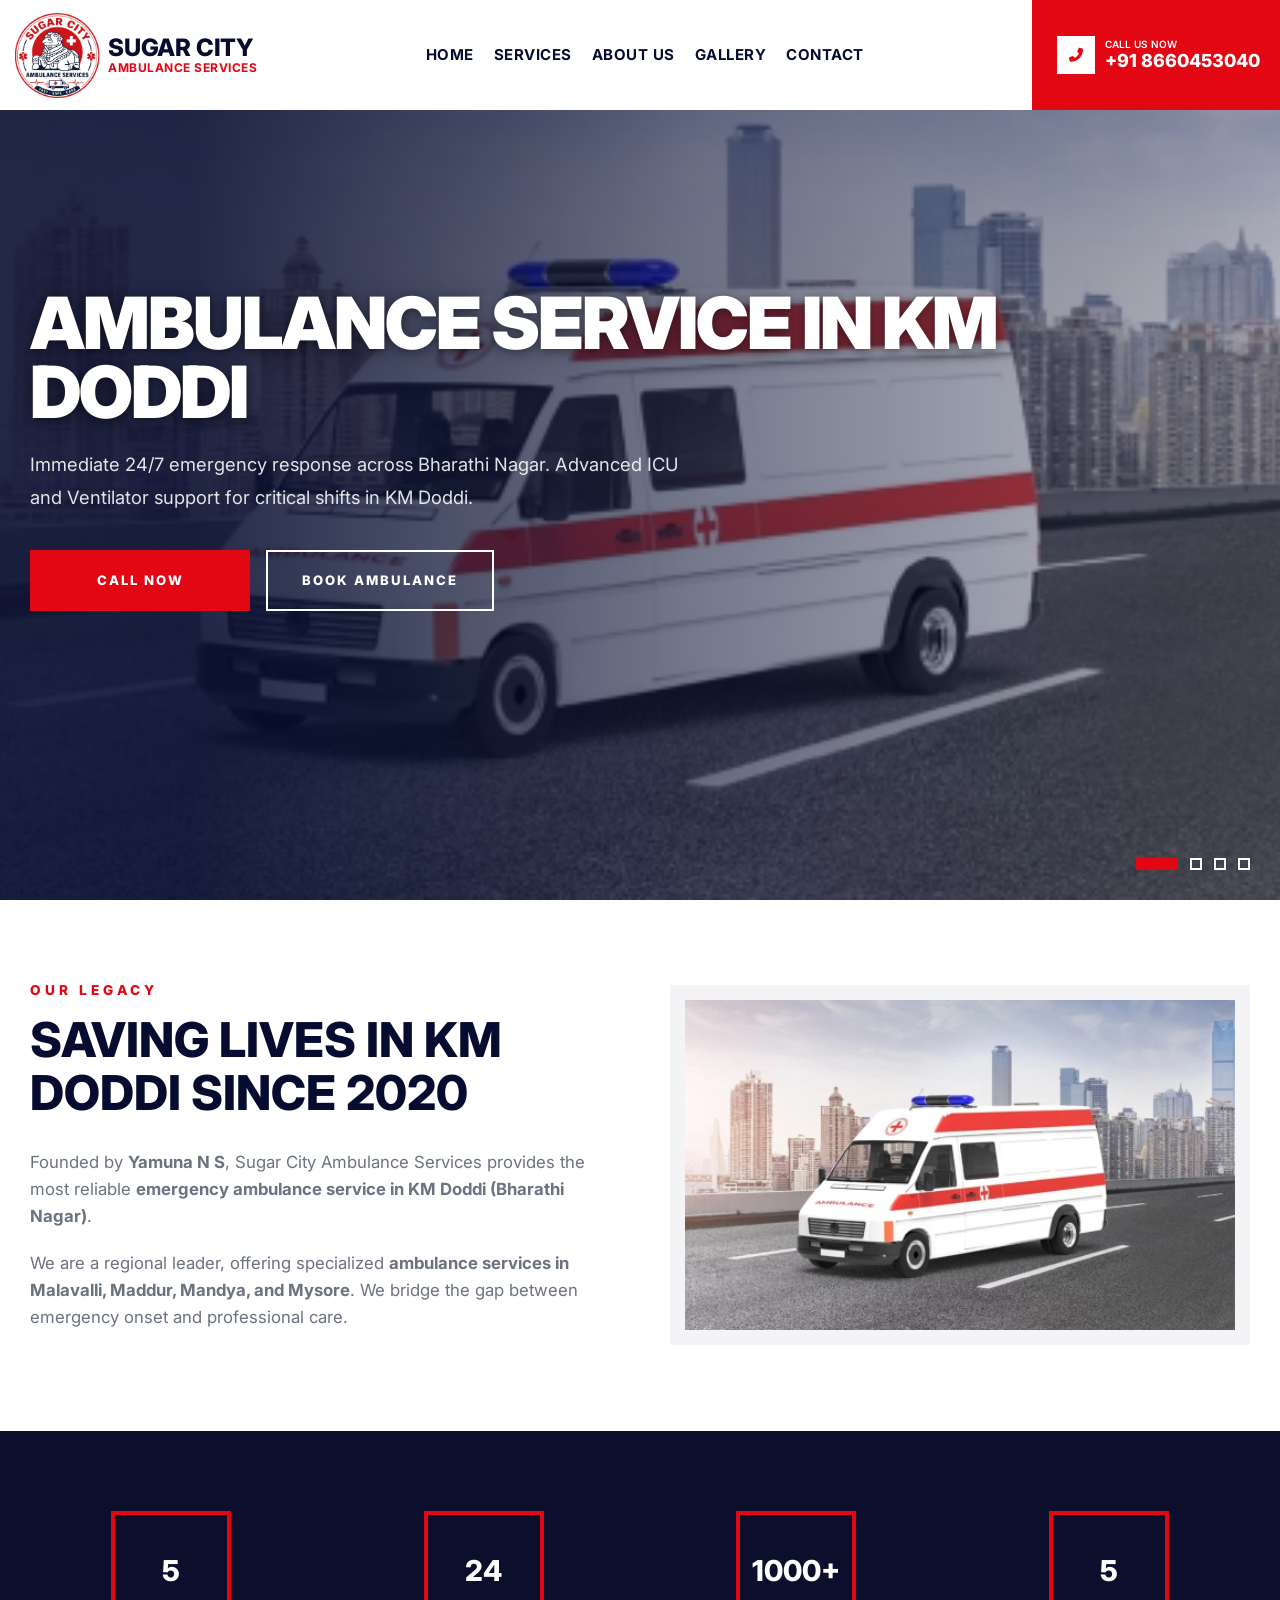
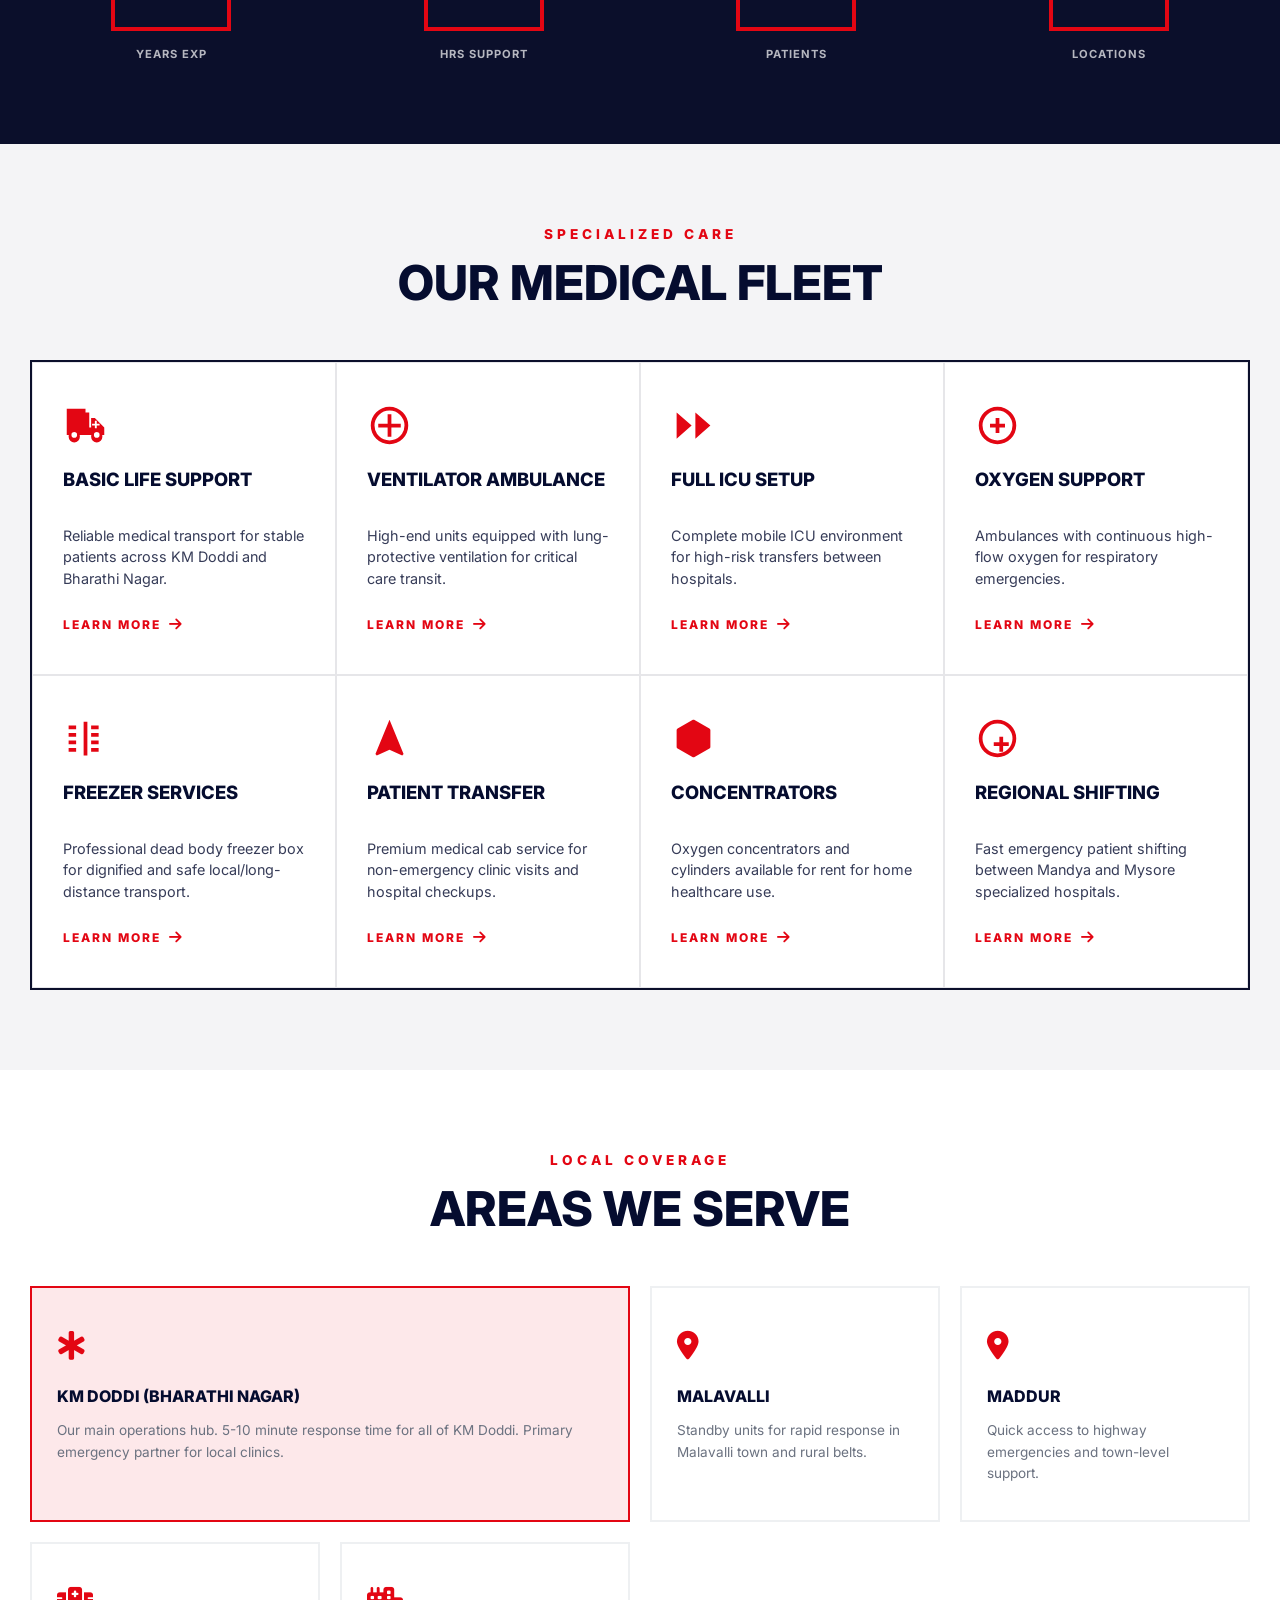
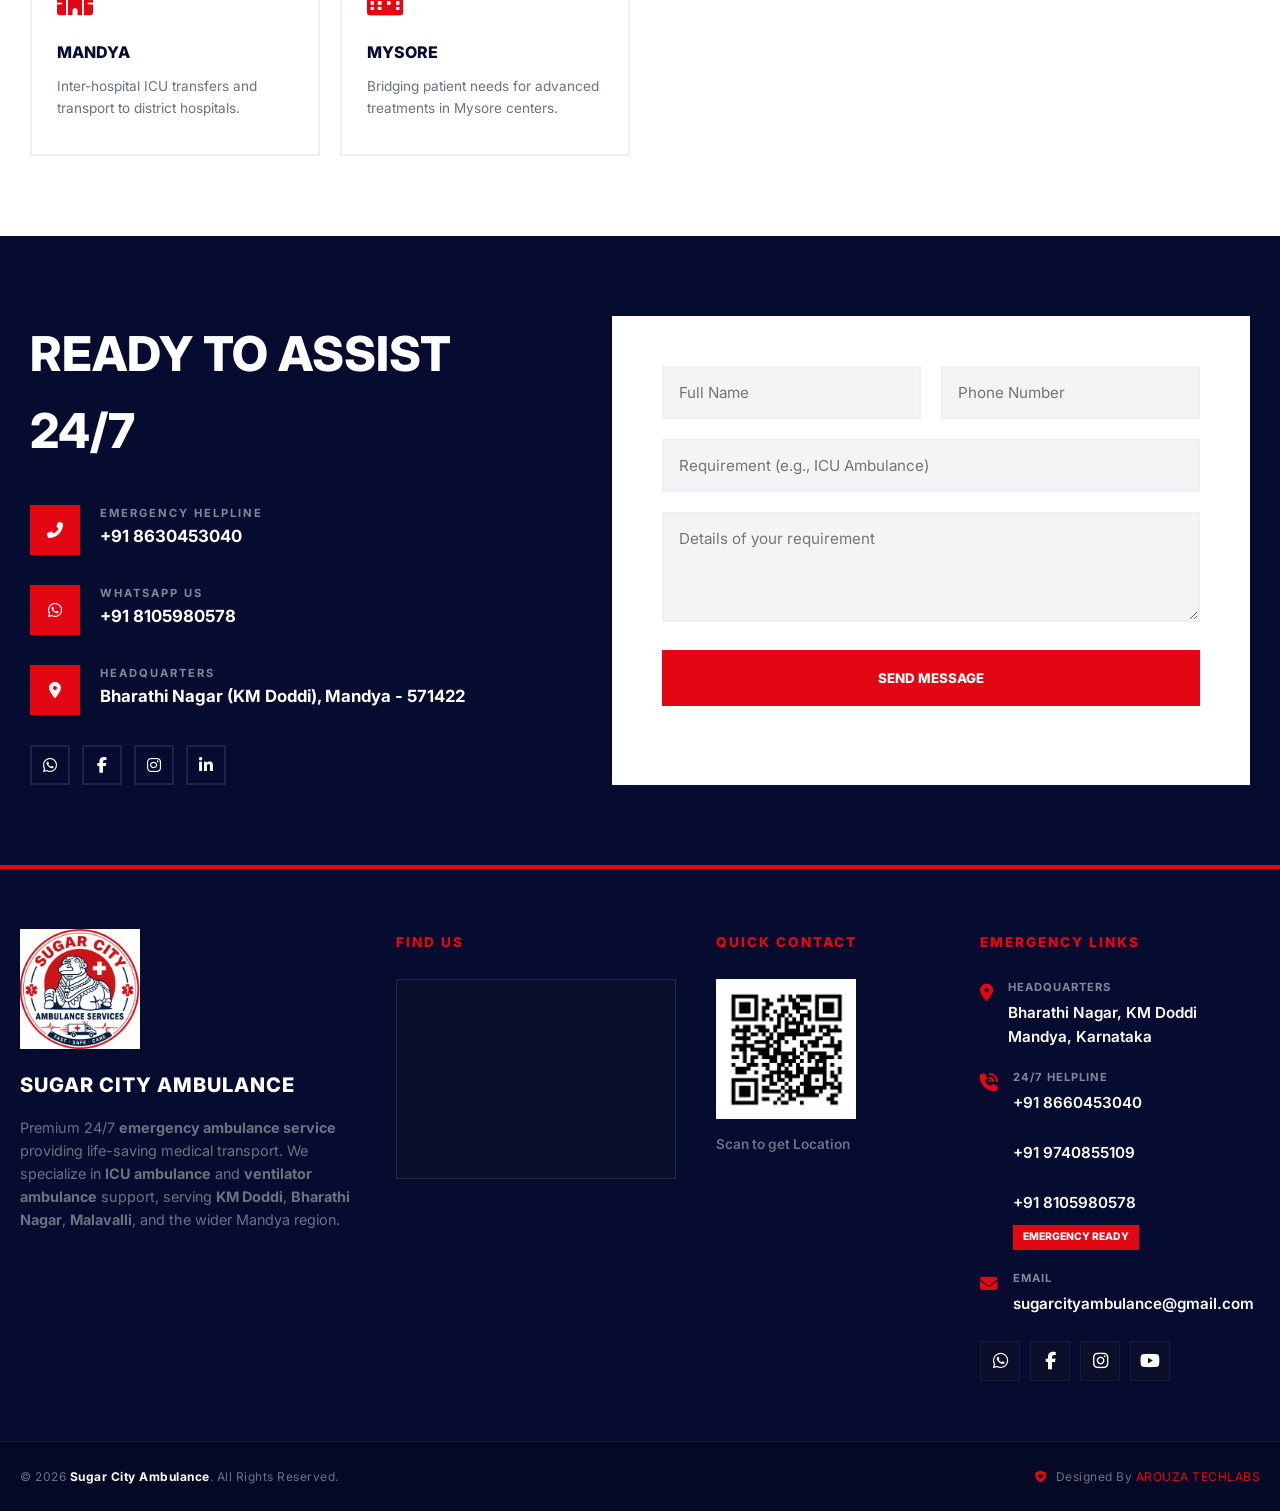
<file: index.html>
<!doctype html>
<html lang="en">
  <head>
    <meta charset="UTF-8" />
    <meta
      name="viewport"
      content="width=device-width, initial-scale=1.0, maximum-scale=1.0, user-scalable=no"
    />

    <!-- SEO & LOCAL OPTIMIZATION -->
    <title>
      Sugar City Ambulance | 24/7 Ambulance Service in KM Doddi, Malavalli &
      Mandya
    </title>
    <meta
      name="description"
      content="Premium 24/7 emergency ambulance service in KM Doddi (Bharathi Nagar), Malavalli, Maddur, Mandya, and Mysore. Specialized ICU, Ventilator, and Oxygen ambulance support. Founded by Yamuna N S."
    />
    <meta
      name="keywords"
      content="Ambulance service in KM Doddi, Ambulance service in Bharathi Nagar, Emergency ambulance service in KM Doddi, Ambulance service in Malavalli, Ambulance service in Maddur, Ambulance service in Mandya, Ambulance service in Mysore, ICU ambulance service, Ventilator ambulance"
    />

    <!-- OPEN GRAPH -->
    <meta
      property="og:title"
      content="Sugar City Ambulance Services - KM Doddi's Trusted Emergency Partner"
    />
    <meta
      property="og:description"
      content="Rapid response medical transport across KM Doddi, Malavalli, and Mandya. Advanced ICU and Ventilator support available 24/7."
    />
    <meta property="og:type" content="website" />

    <!-- FONTS & ICONS -->
    <link rel="preconnect" href="https://fonts.googleapis.com" />
    <link rel="preconnect" href="https://fonts.gstatic.com" crossorigin />
    <link
      href="https://fonts.googleapis.com/css2?family=Inter:wght@300;400;600;700;800&display=swap"
      rel="stylesheet"
    />
    <link
      rel="stylesheet"
      href="https://cdnjs.cloudflare.com/ajax/libs/font-awesome/6.4.0/css/all.min.css"
    />
    <link rel="stylesheet" href="./navbar.css" />
    <link rel="stylesheet" href="./footer.css" />
    <style>
      :root {
        --stkPrimaryRed: #e30613;
        --stkNavy: #0b0f2b;
        --stkDeepBlue: #050c2f;
        --stkLightBg: #f4f4f6;
        --stkTextGray: #6b7280;
        --stkSoftPink: #fde8ea;
        --stkWhite: #ffffff;
        --primary: var(--stkPrimaryRed);
        --overlay: rgba(5, 12, 47, 0.7);
        --hmeTransition: all 0.4s cubic-bezier(0.165, 0.84, 0.44, 1);
      }

      /* RESET & BASE */
      * {
        margin: 0;
        padding: 0;
        box-sizing: border-box;
        font-family: "Inter", sans-serif;
        border-radius: 0 !important;
      }

      html,
      body {
        overflow-x: hidden;
        width: 100%;
        -webkit-text-size-adjust: 100%;
        background-color: var(--stkWhite);
        color: var(--stkDeepBlue);
        line-height: 1.6;
      }

      .hmeContainer {
        width: 100%;
        max-width: 1320px;
        margin: 0 auto;
        padding: 0 20px;
      }

      @media (min-width: 768px) {
        .hmeContainer {
          padding: 0 30px;
        }
      }

      img {
        max-width: 100%;
        height: auto;
        display: block;
      }

      /* SECTION 0: PRELOADER */
      #hmePreloader {
        position: fixed;
        inset: 0;
        background: var(--stkDeepBlue);
        display: flex;
        flex-direction: column;
        justify-content: center;
        align-items: center;
        z-index: 10000;
        transition:
          opacity 0.5s ease,
          visibility 0.5s ease;
      }

      .hmeLoaderLogo {
        width: 100px;
        margin-bottom: 20px;
        animation: hmePulse 1.2s infinite ease-in-out;
      }
      .hmeLoaderText {
        color: var(--stkWhite);
        font-weight: 800;
        letter-spacing: 3px;
        font-size: 0.75rem;
        text-transform: uppercase;
      }

      @keyframes hmePulse {
        0%,
        100% {
          transform: scale(1);
          opacity: 0.8;
        }
        50% {
          transform: scale(1.05);
          opacity: 1;
        }
      }

      /* =========================================================
   SECTION 1 : HERO SLIDER
========================================================= */

      .hmeHeroWrap {
        position: relative;
        width: 100%;
        height: 100vh;
        overflow: hidden;
        background: var(--stkDeepBlue);
      }

      /* SLIDER */

      .hmeSlider {
        width: 400%;
        height: 100%;
        display: flex;
        transition: transform 0.8s cubic-bezier(0.77, 0, 0.175, 1);
      }

      /* EACH SLIDE */

      .hmeSlide {
        position: relative;
        width: 25%;
        height: 100%;

        display: flex;
        align-items: center;

        background-size: cover;
        background-position: center center;
        background-repeat: no-repeat;
      }

      /* DARK OVERLAY */

      .hmeSlide::before {
        content: "";
        position: absolute;
        inset: 0;

        background: linear-gradient(
          90deg,
          rgba(5, 12, 47, 0.88) 15%,
          rgba(5, 12, 47, 0.55) 55%,
          rgba(5, 12, 47, 0.25) 100%
        );

        z-index: 1;
      }

      /* CONTENT WRAPPER */

      .hmeSlideContent {
        position: relative;
        z-index: 10;
        width: 100%;
      }

      /* INNER CONTENT */

      .hmeSlideInner {
        width: 100%;
        max-width: 760px;
      }

      /* TITLE */

      .hmeSlide h2 {
        font-size: clamp(2.5rem, 7vw, 5.5rem);
        font-weight: 900;

        line-height: 0.95;
        letter-spacing: -2px;

        margin-bottom: 22px;

        text-transform: uppercase;
        color: var(--stkWhite);

        text-shadow:
          0 2px 10px rgba(0, 0, 0, 0.35),
          0 4px 25px rgba(0, 0, 0, 0.25);
      }

      /* DESCRIPTION */

      .hmeSlide p {
        font-size: clamp(1rem, 2vw, 1.15rem);
        line-height: 1.8;

        max-width: 650px;

        margin-bottom: 35px;

        color: rgba(255, 255, 255, 0.88);
      }

      /* BUTTON GROUP */

      .hmeBtnGroup {
        display: flex;
        flex-wrap: wrap;
        gap: 16px;
      }

      /* BUTTON */

      .hmeBtn {
        min-width: 220px;

        padding: 18px 34px;

        display: inline-flex;
        align-items: center;
        justify-content: center;

        font-size: 0.82rem;
        font-weight: 800;

        letter-spacing: 2px;
        text-transform: uppercase;
        text-decoration: none;

        transition: var(--hmeTransition);

        border: 2px solid transparent;

        cursor: pointer;
      }

      /* PRIMARY BUTTON */

      .hmeBtnPrimary {
        background: var(--stkPrimaryRed);
        color: var(--stkWhite);
      }

      .hmeBtnPrimary:hover {
        background: var(--stkWhite);
        color: var(--stkPrimaryRed);
      }

      /* OUTLINE BUTTON */

      .hmeBtnOutline {
        background: transparent;
        border-color: var(--stkWhite);
        color: var(--stkWhite);
      }

      .hmeBtnOutline:hover {
        background: var(--stkWhite);
        color: var(--stkDeepBlue);
      }

      /* SLIDER DOTS */

      .hmeSliderDots {
        position: absolute;

        right: 30px;
        bottom: 30px;

        display: flex;
        align-items: center;
        gap: 12px;

        z-index: 20;
      }

      /* DOT */

      .hmeDot {
        width: 12px;
        height: 12px;

        border: 2px solid var(--stkWhite);

        cursor: pointer;

        transition: var(--hmeTransition);
      }

      /* ACTIVE DOT */

      .hmeDot.active {
        width: 42px;

        background: var(--stkPrimaryRed);
        border-color: var(--stkPrimaryRed);
      }

      /* =========================================================
   TABLET
========================================================= */

      @media (max-width: 1023px) {
        .hmeHeroWrap {
          height: auto;
          min-height: 100vh;

          padding-top: 105px;
        }

        .hmeSlider {
          height: auto;
        }

        .hmeSlide {
          min-height: calc(100vh - 105px);

          align-items: center;

          padding-top: 40px;
          padding-bottom: 120px;
        }

        .hmeSlideInner {
          max-width: 100%;
        }

        .hmeSlide h2 {
          font-size: clamp(2.4rem, 8vw, 4rem);

          line-height: 0.95;

          margin-bottom: 18px;
        }

        .hmeSlide p {
          font-size: 1rem;

          line-height: 1.7;

          margin-bottom: 28px;
        }

        .hmeBtn {
          min-width: 200px;

          padding: 17px 28px;
        }

        .hmeSliderDots {
          bottom: 35px;
          right: 20px;
        }
      }
      @media (min-width: 1024px) {
        .hmeSlideInner {
          max-width: 1000px;
        }

        .hmeSlide h2 {
          font-size: clamp(4.5rem, 5vw, 6rem);

          line-height: 0.95;

          letter-spacing: -2px;

          max-width: 100%;
        }
      }
      /* =========================================================
   MOBILE
========================================================= */

      @media (max-width: 767px) {
        .hmeContainer {
          padding: 0 22px;
        }

        .hmeHeroWrap {
          padding-top: 105px;
        }

        .hmeSlide {
          min-height: calc(100vh - 105px);

          display: flex;
          align-items: center;
          justify-content: center;

          padding-top: 0;
          padding-bottom: 90px;

          text-align: center;
        }

        .hmeSlideContent {
          width: 100%;
        }

        .hmeSlideInner {
          max-width: 100%;
          margin: 0 auto;
        }

        .hmeSlide h2 {
          font-size: 3.2rem;

          line-height: 0.92;

          letter-spacing: -1px;

          margin-bottom: 20px;
        }

        .hmeSlide p {
          font-size: 1rem;

          line-height: 1.7;

          margin-bottom: 30px;

          max-width: 100%;
        }

        .hmeBtnGroup {
          flex-direction: column;

          width: 100%;

          align-items: center;
        }

        .hmeBtn {
          width: 100%;
          min-width: 100%;
        }

        .hmeSliderDots {
          right: 50%;
          transform: translateX(50%);

          bottom: 28px;
        }
      }

      /* =========================================================
   SMALL MOBILE
========================================================= */

      @media (max-width: 480px) {
        .hmeSlide h2 {
          font-size: 2.8rem;
        }

        .hmeSlide p {
          font-size: 0.95rem;
        }

        .hmeBtn {
          padding: 16px 20px;
          font-size: 0.75rem;
        }

        .hmeSliderDots {
          gap: 10px;
        }

        .hmeDot {
          width: 11px;
          height: 11px;
        }

        .hmeDot.active {
          width: 36px;
        }
      }
      /* SECTION 2: ABOUT PREVIEW */
      .hmeAbout {
        padding: 80px 0;
        background: var(--stkWhite);
      }
      .hmeAboutGrid {
        display: grid;
        grid-template-columns: 1fr;
        gap: 60px;
        align-items: center;
      }
      @media (min-width: 1024px) {
        .hmeAboutGrid {
          grid-template-columns: 1fr 1fr;
        }
      }
      .hmeSectionHead h3 {
        color: var(--stkPrimaryRed);
        font-size: 0.85rem;
        letter-spacing: 4px;
        font-weight: 800;
        margin-bottom: 12px;
        text-transform: uppercase;
      }
      .hmeSectionHead h2 {
        font-size: clamp(1.8rem, 5vw, 3rem);
        font-weight: 800;
        text-transform: uppercase;
        margin-bottom: 30px;
        line-height: 1.1;
      }
      .hmeAboutText p {
        color: var(--stkTextGray);
        margin-bottom: 20px;
        font-size: 1.05rem;
      }
      .hmeAboutImg img {
        border: 15px solid var(--stkLightBg);
        width: 100%;
        height: auto;
        max-height: 500px;
        object-fit: cover;
      }

      /* SECTION 3: ANIMATED STATS */
      .hmeStats {
        background: var(--stkNavy);
        padding: 80px 0;
        color: var(--stkWhite);
      }
      .hmeStatsGrid {
        display: grid;
        grid-template-columns: repeat(2, 1fr);
        gap: 20px;
      }
      @media (min-width: 1024px) {
        .hmeStatsGrid {
          grid-template-columns: repeat(4, 1fr);
          gap: 30px;
        }
      }
      .hmeStatItem {
        text-align: center;
      }
      .hmeStatCirc {
        width: 100px;
        height: 100px;
        border: 4px solid var(--stkPrimaryRed);
        margin: 0 auto 15px;
        display: flex;
        align-items: center;
        justify-content: center;
        font-weight: 800;
        font-size: 1.5rem;
      }
      @media (min-width: 768px) {
        .hmeStatCirc {
          width: 120px;
          height: 120px;
          font-size: 1.8rem;
        }
      }
      .hmeStatItem span {
        font-size: 0.7rem;
        text-transform: uppercase;
        letter-spacing: 1px;
        opacity: 0.7;
        font-weight: 700;
        display: block;
      }

      /* SECTION 4: SERVICES SECTION */
      .hmeServices {
        padding: 80px 0;
        background: var(--stkLightBg);
      }
      .hmeServGrid {
        display: grid;
        grid-template-columns: 1fr;
        margin-top: 50px;
        border: 2px solid var(--stkNavy);
      }
      @media (min-width: 640px) {
        .hmeServGrid {
          grid-template-columns: repeat(2, 1fr);
        }
      }
      @media (min-width: 1024px) {
        .hmeServGrid {
          grid-template-columns: repeat(4, 1fr);
        }
      }

      .hmeServCard {
        background: var(--stkWhite);
        padding: 40px 30px;
        transition: var(--hmeTransition);
        display: flex;
        flex-direction: column;
        border: 1px solid rgba(11, 15, 43, 0.1);
      }
      .hmeServCard:hover {
        background: var(--stkNavy);
        color: var(--stkWhite);
      }
      .hmeServCard svg {
        width: 45px;
        height: 45px;
        fill: var(--stkPrimaryRed);
        margin-bottom: 20px;
        transition: var(--hmeTransition);
      }
      .hmeServCard:hover svg {
        fill: var(--stkWhite);
        transform: scale(1.1);
      }
      .hmeServCard h4 {
        font-size: 1.15rem;
        text-transform: uppercase;
        font-weight: 800;
        margin-bottom: 12px;
        line-height: 1.2;
        min-height: 2.8rem;
        display: flex;
        align-items: flex-start;
      }
      .hmeServCard p {
        font-size: 0.9rem;
        opacity: 0.8;
        line-height: 1.5;
        margin-bottom: 25px;
        flex-grow: 1;
      }

      .hmeLearnLink {
        font-size: 0.75rem;
        font-weight: 800;
        text-transform: uppercase;
        letter-spacing: 2px;
        color: var(--stkPrimaryRed);
        text-decoration: none;
        display: inline-flex;
        align-items: center;
        gap: 8px;
        transition: var(--hmeTransition);
      }
      .hmeServCard:hover .hmeLearnLink {
        color: var(--stkWhite);
      }
      .hmeLearnLink i {
        font-size: 0.9rem;
        transition: transform 0.3s ease;
      }
      .hmeLearnLink:hover i {
        transform: translateX(5px);
      }

      /* SECTION 5: SERVICE LOCATIONS */
      .hmeLocations {
        padding: 80px 0;
        background: var(--stkWhite);
      }
      .hmeLocGrid {
        display: grid;
        grid-template-columns: repeat(auto-fit, minmax(240px, 1fr));
        gap: 20px;
        margin-top: 50px;
      }
      .hmeLocCard {
        border: 2px solid #eef0f2;
        padding: 35px 25px;
        transition: var(--hmeTransition);
        background: var(--stkWhite);
      }
      .hmeLocCard.hmeFeatured {
        border-color: var(--stkPrimaryRed);
        background: var(--stkSoftPink);
      }
      @media (min-width: 1200px) {
        .hmeLocCard.hmeFeatured {
          grid-column: span 2;
        }
      }
      .hmeLocCard:hover {
        border-color: var(--stkNavy);
        transform: translateY(-5px);
      }
      .hmeLocIcon {
        font-size: 1.8rem;
        color: var(--stkPrimaryRed);
        margin-bottom: 15px;
      }
      .hmeLocCard h4 {
        font-size: 1rem;
        font-weight: 800;
        text-transform: uppercase;
        margin-bottom: 10px;
      }
      .hmeLocCard p {
        font-size: 0.85rem;
        color: var(--stkTextGray);
      }

      /* SECTION 6: CONTACT SECTION */
      .hmeContact {
        padding: 80px 0;
        background: var(--stkDeepBlue);
        color: var(--stkWhite);
      }
      .hmeContactGrid {
        display: grid;
        grid-template-columns: 1fr;
        gap: 60px;
      }
      @media (min-width: 1024px) {
        .hmeContactGrid {
          grid-template-columns: 0.9fr 1.1fr;
        }
      }
      .hmeContactInfo h2 {
        font-size: clamp(2rem, 4vw, 3rem);
        font-weight: 800;
        text-transform: uppercase;
        margin-bottom: 35px;
      }
      .hmeInfBlock {
        display: flex;
        gap: 20px;
        margin-bottom: 30px;
      }
      .hmeInfIcon {
        width: 50px;
        height: 50px;
        background: var(--stkPrimaryRed);
        flex-shrink: 0;
        display: flex;
        align-items: center;
        justify-content: center;
      }
      .hmeInfText h5 {
        font-size: 0.7rem;
        text-transform: uppercase;
        letter-spacing: 2px;
        opacity: 0.5;
      }
      .hmeInfText p {
        font-weight: 700;
        font-size: 1.05rem;
      }
      .hmeForm {
        background: var(--stkWhite);
        padding: 30px;
        color: var(--stkDeepBlue);
      }
      @media (min-width: 768px) {
        .hmeForm {
          padding: 50px;
        }
      }
      .hmeFormRow {
        display: grid;
        grid-template-columns: 1fr;
        gap: 20px;
        margin-bottom: 20px;
      }
      @media (min-width: 768px) {
        .hmeFormRow {
          grid-template-columns: 1fr 1fr;
        }
      }
      .hmeForm input,
      .hmeForm textarea {
        width: 100%;
        padding: 15px;
        border: 2px solid #eef0f2;
        font-size: 0.95rem;
        outline: none;
        background: var(--stkLightBg);
      }
      .hmeForm input:focus,
      .hmeForm textarea:focus {
        border-color: var(--stkPrimaryRed);
        background: var(--stkWhite);
      }
      .hmeSubmit {
        width: 100%;
        background: var(--stkPrimaryRed);
        color: var(--stkWhite);
        padding: 20px;
        border: none;
        font-weight: 800;
        text-transform: uppercase;
        cursor: pointer;
        transition: var(--hmeTransition);
      }
      .hmeSubmit:hover {
        background: var(--stkNavy);
      }

      /* REVEAL */
      .hmeReveal {
        opacity: 0;
        transform: translateY(30px);
        transition: all 0.8s ease-out;
      }
      .hmeVisible {
        opacity: 1;
        transform: translateY(0);
      }
      .hmeSocials {
        display: flex;
        gap: 12px;
        margin-top: 30px;
      }
      .hmeSocialLink {
        width: 40px;
        height: 40px;
        border: 2px solid rgba(255, 255, 255, 0.1);
        display: flex;
        align-items: center;
        justify-content: center;
        color: var(--stkWhite);
        text-decoration: none;
      }
      .hmeTextCenter {
        text-align: center;
      }
    </style>
  </head>
  <body>
    <!-- Mobile Topbar -->
    <div class="navbtopbar" id="navbtopbar">
      <a href="tel:+918660453040">
        <i class="fas fa-phone-alt"></i>
        <span>+91 8660453040</span>
      </a>
    </div>

    <header class="navbheader" id="navbheader">
      <div class="navbcontainer">
        <!-- Logo & Text Section -->
        <a
          href="./index.html"
          class="navblogowrapper"
          aria-label="Sugar City Ambulance Home"
        >
          <img
            src="./assets/logo.webp"
            alt="Sugar City Ambulance Services Logo"
            id="navblogoid"
          />
          <div class="navbbrandtext">
            <span class="navbbrandtitle">Sugar City</span>
            <span class="navbbrandsubtitle">Ambulance Services</span>
          </div>
        </a>

        <!-- Desktop Navigation -->
        <nav class="navbmenu" id="navbmenuwrapper">
          <ul class="navbul">
            <li><a href="./index.html">Home</a></li>
            <li><a href="./services.html">Services</a></li>
            <li><a href="./about.html">About Us</a></li>
            <li><a href="./gallery.html">Gallery</a></li>
            <li><a href="./contact.html">Contact</a></li>
          </ul>
        </nav>

        <!-- Right Actions -->
        <div class="navbrightactions">
          <div class="navbsocialswrapper">
            <a href="https://wa.me/8660453040" class="navbsociallink"
              ><i class="fab fa-whatsapp"></i
            ></a>
            <a href="https://www.facebook.com/" class="navbsociallink"
              ><i class="fab fa-facebook-f"></i
            ></a>
            <a href="https://www.instagram.com/" class="navbsociallink"
              ><i class="fab fa-instagram"></i
            ></a>
            <a href="https://www.youtube.com/" class="navbsociallink"
              ><i class="fab fa-youtube"></i
            ></a>
          </div>

          <!-- Call Block (Desktop Only) -->
          <a
            href="tel:+918660453040"
            class="navbcontactblock"
            id="navbcallbutton"
          >
            <div class="navbdialiconarea">
              <i class="fas fa-phone-alt"></i>
            </div>
            <div class="navbcontactinfo">
              <span class="navbcalltext">Call Us Now</span>
              <span class="navbphonenumber">+91 8660453040</span>
            </div>
          </a>

          <!-- Hamburger (Mobile Only) -->
          <button
            class="navbhamburger"
            id="navbhamburgerbtn"
            aria-label="Open Menu"
          >
            <span></span>
            <span></span>
            <span></span>
          </button>
        </div>
      </div>
    </header>

    <!-- Mobile Menu -->
    <div class="navbmobileoverlay" id="navbmobilemenu">
      <button class="navbmobileclose" id="navbclosebtn">
        <i class="fas fa-times"></i>
      </button>

      <ul class="navbmobilelinks">
        <li><a href="./index.html" class="navbmobileitem">Home</a></li>
        <li><a href="./services.html" class="navbmobileitem">Services</a></li>
        <li><a href="./about.html" class="navbmobileitem">About Us</a></li>
        <li><a href="./gallery.html" class="navbmobileitem">Gallery</a></li>
        <li><a href="./contact.html" class="navbmobileitem">Contact</a></li>
      </ul>

      <div class="navbmobilesocials">
        <a href="https://wa.me/8660453040" class="navbmobilesociallink"
          ><i class="fab fa-whatsapp"></i
        ></a>
        <a href="https://www.facebook.com/" class="navbmobilesociallink"
          ><i class="fab fa-facebook-f"></i
        ></a>
        <a href="https://www.instagram.com/" class="navbmobilesociallink"
          ><i class="fab fa-instagram"></i
        ></a>
        <a href="https://www.youtube.com/" class="navbmobilesociallink"
          ><i class="fab fa-youtube"></i
        ></a>
      </div>
    </div>
    <!-- SECTION 0: PRELOADER -->
    <div id="hmePreloader">
      <img
        src="./assets/logo.jpeg"
        alt="Sugar City Ambulance"
        class="hmeLoaderLogo"
      />
      <div class="hmeLoaderText">Sugar City Ambulance Services</div>
    </div>

    <main>
      <!-- SECTION 1: HERO SLIDER -->
      <section class="hmeHeroWrap">
        <div class="hmeSlider" id="hmeSlider">
          <div
            class="hmeSlide"
            style="background-image: url(&quot;./assets/hero.webp&quot;)"
          >
            <div class="hmeContainer hmeSlideContent">
              <div class="hmeSlideInner">
                <h2>Ambulance Service in KM Doddi</h2>
                <p>
                  Immediate 24/7 emergency response across Bharathi Nagar.
                  Advanced ICU and Ventilator support for critical shifts in KM
                  Doddi.
                </p>
                <div class="hmeBtnGroup">
                  <a href="tel:+918660453040" class="hmeBtn hmeBtnPrimary"
                    >Call Now</a
                  >
                  <a href="#contact" class="hmeBtn hmeBtnOutline"
                    >Book Ambulance</a
                  >
                </div>
              </div>
            </div>
          </div>
          <div
            class="hmeSlide"
            style="background-image: url(&quot;./assets/hero.webp&quot;)"
          >
            <div class="hmeContainer hmeSlideContent">
              <div class="hmeSlideInner">
                <h2>Expert Care in Malavalli</h2>
                <p>
                  Reliable emergency ambulance services in Malavalli and Maddur.
                  Equipped with medical oxygen and expert paramedic staff
                  available 24/7.
                </p>
                <div class="hmeBtnGroup">
                  <a href="tel:+918660453040" class="hmeBtn hmeBtnPrimary"
                    >Request Support</a
                  >
                  <a href="#services" class="hmeBtn hmeBtnOutline"
                    >Our Services</a
                  >
                </div>
              </div>
            </div>
          </div>
          <div
            class="hmeSlide"
            style="background-image: url(&quot;./assets/hero.webp&quot;)"
          >
            <div class="hmeContainer hmeSlideContent">
              <div class="hmeSlideInner">
                <h2>Critical Transfers in Mandya</h2>
                <p>
                  The fastest inter-hospital ICU transfers in Mandya city.
                  Bed-to-bed service with high-end cardiac monitoring and
                  ventilator support.
                </p>
                <div class="hmeBtnGroup">
                  <a href="tel:+918660453040" class="hmeBtn hmeBtnPrimary"
                    >Emergency Link</a
                  >
                  <a href="#contact" class="hmeBtn hmeBtnOutline">Get Quote</a>
                </div>
              </div>
            </div>
          </div>
          <div
            class="hmeSlide"
            style="background-image: url(&quot;./assets/hero.webp&quot;)"
          >
            <div class="hmeContainer hmeSlideContent">
              <div class="hmeSlideInner">
                <h2>Advanced Mysore Response</h2>
                <p>
                  Bridging patients from home to hospital across Mysore region.
                  24-hour availability for all types of high-end medical
                  transport.
                </p>
                <div class="hmeBtnGroup">
                  <a href="tel:+918660453040" class="hmeBtn hmeBtnPrimary"
                    >Contact Now</a
                  >
                </div>
              </div>
            </div>
          </div>
        </div>
        <div class="hmeSliderDots" id="hmeSliderDots"></div>
      </section>

      <!-- SECTION 2: ABOUT PREVIEW -->
      <section class="hmeAbout">
        <div class="hmeContainer">
          <div class="hmeAboutGrid">
            <div class="hmeAboutText hmeReveal">
              <div class="hmeSectionHead">
                <h3>Our Legacy</h3>
                <h2>Saving Lives in KM Doddi Since 2020</h2>
              </div>
              <p>
                Founded by <strong>Yamuna N S</strong>, Sugar City Ambulance
                Services provides the most reliable
                <strong
                  >emergency ambulance service in KM Doddi (Bharathi
                  Nagar)</strong
                >.
              </p>
              <p>
                We are a regional leader, offering specialized
                <strong
                  >ambulance services in Malavalli, Maddur, Mandya, and
                  Mysore</strong
                >. We bridge the gap between emergency onset and professional
                care.
              </p>
            </div>
            <div class="hmeAboutImg hmeReveal">
              <img
                src="./assets/hero.webp"
                alt="Sugar City Ambulance Foundation"
              />
            </div>
          </div>
        </div>
      </section>

      <!-- SECTION 3: ANIMATED STATS -->
      <section class="hmeStats">
        <div class="hmeContainer">
          <div class="hmeStatsGrid">
            <div class="hmeStatItem hmeReveal">
              <div class="hmeStatCirc" data-val="5">0</div>
              <span>Years Exp</span>
            </div>
            <div class="hmeStatItem hmeReveal">
              <div class="hmeStatCirc" data-val="24">0</div>
              <span>Hrs Support</span>
            </div>
            <div class="hmeStatItem hmeReveal">
              <div class="hmeStatCirc" data-val="1000">0</div>
              <span>Patients</span>
            </div>
            <div class="hmeStatItem hmeReveal">
              <div class="hmeStatCirc" data-val="5">0</div>
              <span>Locations</span>
            </div>
          </div>
        </div>
      </section>

      <!-- SECTION 4: SERVICES SECTION -->
      <section id="services" class="hmeServices">
        <div class="hmeContainer">
          <div class="hmeSectionHead hmeTextCenter hmeReveal">
            <h3>Specialized Care</h3>
            <h2>Our Medical Fleet</h2>
          </div>
          <div class="hmeServGrid">
            <!-- Service 1 -->
            <div class="hmeServCard hmeReveal">
              <svg viewBox="0 0 24 24">
                <path
                  d="M18,18.5A1.5,1.5 0 0,1 16.5,17A1.5,1.5 0 0,1 18,15.5A1.5,1.5 0 0,1 19.5,17A1.5,1.5 0 0,1 18,18.5M19.5,12H18V13.5H17V12H15.5V11H17V9.5H18V11H19.5V12M6,18.5A1.5,1.5 0 0,1 4.5,17A1.5,1.5 0 0,1 6,15.5A1.5,1.5 0 0,1 7.5,17A1.5,1.5 0 0,1 6,18.5M17,8H15V13H14V5H12V3H2V17H3.09C3.04,17.33 3,17.66 3,18A3,3 0 0,0 6,21A3,3 0 0,0 9,18C9,17.66 8.96,17.33 8.91,17H15.09C15.04,17.33 15,17.66 15,18A3,3 0 0,0 18,21A3,3 0 0,0 21,18C21,17.66 20.96,17.33 20.91,17H22V13L17,8Z"
                />
              </svg>
              <h4>Basic Life Support</h4>
              <p>
                Reliable medical transport for stable patients across KM Doddi
                and Bharathi Nagar.
              </p>
              <a href="./services.html" class="hmeLearnLink"
                >Learn More <i class="fas fa-arrow-right"></i
              ></a>
            </div>
            <!-- Service 2 -->
            <div class="hmeServCard hmeReveal">
              <svg viewBox="0 0 24 24">
                <path
                  d="M12,2A10,10 0 0,1 22,12A10,10 0 0,1 12,22A10,10 0 0,1 2,12A10,10 0 0,1 12,2M12,4A8,8 0 0,0 4,12A8,8 0 0,0 12,20A8,8 0 0,0 20,12A8,8 0 0,0 12,4M11,6H13V11H18V13H13V18H11V13H6V11H11V6Z"
                />
              </svg>
              <h4>Ventilator Ambulance</h4>
              <p>
                High-end units equipped with lung-protective ventilation for
                critical care transit.
              </p>
              <a href="./services.html" class="hmeLearnLink"
                >Learn More <i class="fas fa-arrow-right"></i
              ></a>
            </div>
            <!-- Service 3 -->
            <div class="hmeServCard hmeReveal">
              <svg viewBox="0 0 24 24">
                <path d="M3,5V19L11,12L3,5M13,19V5L21,12L13,19Z" />
              </svg>
              <h4>Full ICU Setup</h4>
              <p>
                Complete mobile ICU environment for high-risk transfers between
                hospitals.
              </p>
              <a href="./services.html" class="hmeLearnLink"
                >Learn More <i class="fas fa-arrow-right"></i
              ></a>
            </div>
            <!-- Service 4 -->
            <div class="hmeServCard hmeReveal">
              <svg viewBox="0 0 24 24">
                <path
                  d="M12,20A8,8 0 0,1 4,12A8,8 0 0,1 12,4A8,8 0 0,1 20,12A8,8 0 0,1 12,20M12,2A10,10 0 0,0 2,12A10,10 0 0,0 12,22A10,10 0 0,0 22,12A10,10 0 0,0 12,2M16,11H13V8H11V11H8V13H11V16H13V13H16V11Z"
                />
              </svg>
              <h4>Oxygen Support</h4>
              <p>
                Ambulances with continuous high-flow oxygen for respiratory
                emergencies.
              </p>
              <a href="./services.html" class="hmeLearnLink"
                >Learn More <i class="fas fa-arrow-right"></i
              ></a>
            </div>
            <!-- Service 5 -->
            <div class="hmeServCard hmeReveal">
              <svg viewBox="0 0 24 24">
                <path
                  d="M19,15V13H15V15H19M15,19V17H19V19H15M13,3H11V21H13V3M7,5H3V7H7V5M3,11H7V9H3V11M7,15H3V13H7V15M3,19H7V17H3V19M15,7H19V5H15V7M19,11H15V9H19V11Z"
                />
              </svg>
              <h4>Freezer Services</h4>
              <p>
                Professional dead body freezer box for dignified and safe
                local/long-distance transport.
              </p>
              <a href="./services.html" class="hmeLearnLink"
                >Learn More <i class="fas fa-arrow-right"></i
              ></a>
            </div>
            <!-- Service 6 -->
            <div class="hmeServCard hmeReveal">
              <svg viewBox="0 0 24 24">
                <path
                  d="M12,2L4.5,20.29L5.21,21L12,18L18.79,21L19.5,20.29L12,2Z"
                />
              </svg>
              <h4>Patient Transfer</h4>
              <p>
                Premium medical cab service for non-emergency clinic visits and
                hospital checkups.
              </p>
              <a href="./services.html" class="hmeLearnLink"
                >Learn More <i class="fas fa-arrow-right"></i
              ></a>
            </div>
            <!-- Service 7 -->
            <div class="hmeServCard hmeReveal">
              <svg viewBox="0 0 24 24">
                <path
                  d="M21,16.5C21,16.88 20.79,17.21 20.47,17.38L12.57,21.82C12.41,21.94 12.21,22 12,22C11.79,22 11.59,21.94 11.43,21.82L3.53,17.38C3.21,17.21 3,16.88 3,16.5V7.5C3,7.12 3.21,6.79 3.53,6.62L11.43,2.18C11.59,2.06 11.79,2 12,2C12.21,2 12.41,2.06 12.57,2.18L20.47,6.62C20.79,6.79 21,7.12 21,7.5V16.5Z"
                />
              </svg>
              <h4>Concentrators</h4>
              <p>
                Oxygen concentrators and cylinders available for rent for home
                healthcare use.
              </p>
              <a href="./services.html" class="hmeLearnLink"
                >Learn More <i class="fas fa-arrow-right"></i
              ></a>
            </div>
            <!-- Service 8 -->
            <div class="hmeServCard hmeReveal">
              <svg viewBox="0 0 24 24">
                <path
                  d="M15,14V11H13V14H10V16H13V19H15V16H18V14H15M12,2A10,10 0 0,0 2,12A10,10 0 0,0 12,22A10,10 0 0,0 22,12A10,10 0 0,0 12,2M12,20A8,8 0 0,1 4,12A8,8 0 0,1 12,4A8,8 0 0,1 20,12A8,8 0 0,1 12,20Z"
                />
              </svg>
              <h4>Regional Shifting</h4>
              <p>
                Fast emergency patient shifting between Mandya and Mysore
                specialized hospitals.
              </p>
              <a href="./services.html" class="hmeLearnLink"
                >Learn More <i class="fas fa-arrow-right"></i
              ></a>
            </div>
          </div>
        </div>
      </section>

      <!-- SECTION 5: SERVICE LOCATIONS -->
      <section class="hmeLocations">
        <div class="hmeContainer">
          <div class="hmeSectionHead hmeTextCenter hmeReveal">
            <h3>Local Coverage</h3>
            <h2>Areas We Serve</h2>
          </div>
          <div class="hmeLocGrid">
            <div class="hmeLocCard hmeFeatured hmeReveal">
              <div class="hmeLocIcon"><i class="fas fa-star-of-life"></i></div>
              <h4>KM DODDI (BHARATHI NAGAR)</h4>
              <p>
                Our main operations hub. 5-10 minute response time for all of KM
                Doddi. Primary emergency partner for local clinics.
              </p>
            </div>
            <div class="hmeLocCard hmeReveal">
              <div class="hmeLocIcon">
                <i class="fas fa-map-marker-alt"></i>
              </div>
              <h4>MALAVALLI</h4>
              <p>
                Standby units for rapid response in Malavalli town and rural
                belts.
              </p>
            </div>
            <div class="hmeLocCard hmeReveal">
              <div class="hmeLocIcon">
                <i class="fas fa-map-marker-alt"></i>
              </div>
              <h4>MADDUR</h4>
              <p>Quick access to highway emergencies and town-level support.</p>
            </div>
            <div class="hmeLocCard hmeReveal">
              <div class="hmeLocIcon"><i class="fas fa-hospital"></i></div>
              <h4>MANDYA</h4>
              <p>
                Inter-hospital ICU transfers and transport to district
                hospitals.
              </p>
            </div>
            <div class="hmeLocCard hmeReveal">
              <div class="hmeLocIcon"><i class="fas fa-city"></i></div>
              <h4>MYSORE</h4>
              <p>
                Bridging patient needs for advanced treatments in Mysore
                centers.
              </p>
            </div>
          </div>
        </div>
      </section>

      <!-- SECTION 6: CONTACT SECTION -->
      <section id="contact" class="hmeContact">
        <div class="hmeContainer">
          <div class="hmeContactGrid">
            <div class="hmeContactInfo hmeReveal">
              <h2>Ready to Assist 24/7</h2>
              <div class="hmeInfBlock">
                <div class="hmeInfIcon"><i class="fas fa-phone-alt"></i></div>
                <div class="hmeInfText">
                  <h5>Emergency Helpline</h5>
                  <p>+91 8630453040</p>
                </div>
              </div>
              <div class="hmeInfBlock">
                <div class="hmeInfIcon"><i class="fab fa-whatsapp"></i></div>
                <div class="hmeInfText">
                  <h5>WhatsApp Us</h5>
                  <p>+91 8105980578</p>
                </div>
              </div>
              <div class="hmeInfBlock">
                <div class="hmeInfIcon">
                  <i class="fas fa-map-marker-alt"></i>
                </div>
                <div class="hmeInfText">
                  <h5>Headquarters</h5>
                  <p>Bharathi Nagar (KM Doddi), Mandya - 571422</p>
                </div>
              </div>
              <div class="hmeSocials">
                <a href="https://wa.me/918660453040" class="hmeSocialLink"
                  ><i class="fab fa-whatsapp"></i
                ></a>
                <a href="https://www.facebook.com/" class="hmeSocialLink"
                  ><i class="fab fa-facebook-f"></i
                ></a>
                <a href="https://www.instagram.com/" class="hmeSocialLink"
                  ><i class="fab fa-instagram"></i
                ></a>
                <a href="https://www.linkedin.com/" class="hmeSocialLink"
                  ><i class="fab fa-linkedin-in"></i
                ></a>
              </div>
            </div>
            <div class="hmeForm hmeReveal">
              <form action="https://formspree.io/f/mzdowkzo" method="POST">
                <div class="hmeFormRow">
                  <input
                    type="text"
                    name="name"
                    placeholder="Full Name"
                    required
                  />
                  <input
                    type="tel"
                    name="phone"
                    placeholder="Phone Number"
                    required
                  />
                </div>
                <input
                  type="text"
                  name="subject"
                  placeholder="Requirement (e.g., ICU Ambulance)"
                  style="margin-bottom: 20px"
                />
                <textarea
                  name="message"
                  rows="4"
                  placeholder="Details of your requirement"
                  required
                  style="margin-bottom: 20px"
                ></textarea>
                <button type="submit" class="hmeSubmit">Send Message</button>
              </form>
            </div>
          </div>
        </div>
      </section>
    </main>
    <footer
      class="ftrMainFooter"
      itemscope
      itemtype="http://schema.org/LocalBusiness"
    >
      <div class="ftrContainer">
        <div class="ftrGrid">
          <!-- COLUMN 1: BRAND -->
          <div class="ftrBrandBox">
            <img
              src="./assets/logoo.webp"
              alt="Sugar City Ambulance Services Logo"
              class="ftrLogo"
              loading="lazy"
              onclick="window.location.href = 'index.html'"
              style="cursor: pointer"
            />
            <h2 itemprop="name">Sugar City Ambulance</h2>
            <p itemprop="description">
              Premium 24/7
              <strong>emergency ambulance service</strong> providing life-saving
              medical transport. We specialize in
              <strong>ICU ambulance</strong> and
              <strong>ventilator ambulance</strong> support, serving
              <strong>KM Doddi</strong>, <strong>Bharathi Nagar</strong>,
              <strong>Malavalli</strong>, and the wider Mandya region.
            </p>
          </div>

          <!-- COLUMN 2: FIND US (MAP) -->
          <div class="ftrMapCol">
            <h3 class="ftrColTitle">Find Us</h3>
            <div class="ftrMapWrapper">
              <iframe
                src="https://www.google.com/maps/embed?pb=!1m18!1m12!1m3!1d3895.4707038342435!2d77.03322127411234!3d12.484929325363275!2m3!1f0!2f0!3f0!3m2!1i1024!2i768!4f13.1!3m3!1m2!1s0x3baf070004d851d7%3A0xc15f18c7130c5ee3!2sSugar%20City%20ambulance%20service!5e0!3m2!1sen!2sin!4v1778396713061!5m2!1sen!2sin"
                allowfullscreen=""
                loading="lazy"
                referrerpolicy="no-referrer-when-downgrade"
                title="Sugar City Ambulance Location"
              >
              </iframe>
            </div>
          </div>

          <!-- COLUMN 3: QR SECTION -->
          <div class="ftrQrCol">
            <h3 class="ftrColTitle">Quick Contact</h3>
            <div class="ftrQrBox">
              <img
                src="./assets/QR.webp"
                alt="Scan to Call"
                class="ftrQrImage"
                loading="lazy"
              />
              <p>Scan to get Location</p>
            </div>
          </div>

          <!-- COLUMN 4: CONTACT -->
          <div class="ftrContactCol">
            <h3 class="ftrColTitle">Emergency Links</h3>
            <ul class="ftrContactList">
              <li
                class="ftrContactItem"
                itemprop="address"
                itemscope
                itemtype="http://schema.org/PostalAddress"
              >
                <div class="ftrContactIcon">
                  <i class="fas fa-location-dot"></i>
                </div>
                <div class="ftrContactText">
                  <h4>Headquarters</h4>
                  <span itemprop="streetAddress">Bharathi Nagar, KM Doddi</span>
                  <span itemprop="addressLocality">Mandya, Karnataka</span>
                </div>
              </li>
              <li class="ftrContactItem">
                <div class="ftrContactIcon">
                  <i class="fas fa-phone-volume"></i>
                </div>
                <div class="ftrContactText">
                  <h4>24/7 Helpline</h4>
                  <a href="tel:+918660453040" itemprop="telephone"
                    >+91 8660453040</a
                  >
                  <br />
                  <a href="tel:+919740855109" itemprop="telephone"
                    >+91 9740855109</a
                  ><br />
                  <a href="tel:+918105980578" itemprop="telephone"
                    >+91 8105980578</a
                  >
                  <div class="ftrEmergencyTag">Emergency Ready</div>
                </div>
              </li>
              <li class="ftrContactItem">
                <div class="ftrContactIcon">
                  <i class="fas fa-envelope"></i>
                </div>
                <div class="ftrContactText">
                  <h4>Email</h4>
                  <a href="mailto:sugarcityambulance@gmail.com" itemprop="email"
                    >sugarcityambulance@gmail.com</a
                  >
                </div>
              </li>
            </ul>

            <div class="ftrSocialLinks">
              <a
                href="https://wa.me/8660453040"
                class="ftrSocialBtn"
                aria-label="WhatsApp"
                ><i class="fab fa-whatsapp"></i
              ></a>
              <a
                href="https://www.facebook.com/"
                class="ftrSocialBtn"
                aria-label="Facebook"
                ><i class="fab fa-facebook-f"></i
              ></a>
              <a
                href="https://www.instagram.com/"
                class="ftrSocialBtn"
                aria-label="Instagram"
                ><i class="fab fa-instagram"></i
              ></a>
              <a
                href="https://www.youtube.com/"
                class="ftrSocialBtn"
                aria-label="YouTube"
                ><i class="fab fa-youtube"></i
              ></a>
            </div>
          </div>
        </div>
      </div>

      <!-- BOTTOM BAR -->
      <div class="ftrBottomBar">
        <div class="ftrContainer">
          <div class="ftrBottomFlex">
            <p>
              &copy; <span id="ftrYear"></span>
              <strong>Sugar City Ambulance</strong>. All Rights Reserved.
            </p>
            <p>
              <i
                class="fas fa-shield-heart"
                style="color: var(--stkPrimaryRed); margin-right: 5px"
              ></i>
              Designed By
              <a
                href="https://arouzatechlabs.in/"
                style="text-decoration: none; color: var(--stkPrimaryRed)"
                >AROUZA TECHLABS
              </a>
            </p>
          </div>
        </div>
      </div>

      <!-- GO TO TOP BUTTON -->
      <div id="ftrBackToTop" title="Scroll to Top">
        <i class="fas fa-arrow-up"></i>
      </div>
    </footer>
    <script src="./navbar.js"></script>
    <script src="./footer.js"></script>
    <script>
      window.addEventListener("load", () => {
        const pre = document.getElementById("hmePreloader");
        setTimeout(() => {
          pre.style.opacity = "0";
          pre.style.visibility = "hidden";
        }, 600);
      });

      const slider = document.getElementById("hmeSlider");
      const dotsContainer = document.getElementById("hmeSliderDots");
      const slideCount = 4;
      let activeIdx = 0;

      for (let i = 0; i < slideCount; i++) {
        const dot = document.createElement("div");
        dot.className = i === 0 ? "hmeDot active" : "hmeDot";
        dot.addEventListener("click", () => goToSlide(i));
        dotsContainer.appendChild(dot);
      }

      function goToSlide(idx) {
        activeIdx = idx;
        slider.style.transform = `translateX(-${idx * 25}%)`;
        document.querySelectorAll(".hmeDot").forEach((d, i) => {
          d.classList.toggle("active", i === idx);
        });
      }

      setInterval(() => {
        activeIdx = (activeIdx + 1) % slideCount;
        goToSlide(activeIdx);
      }, 3500);

      function animateCounter(el) {
        const target = +el.getAttribute("data-val");
        let current = 0;
        const increment = target / 40;
        const update = () => {
          current += increment;
          if (current < target) {
            el.innerText = Math.ceil(current) + (target > 50 ? "+" : "");
            requestAnimationFrame(update);
          } else {
            el.innerText = target + (target > 50 ? "+" : "");
          }
        };
        update();
      }

      const revealObserver = new IntersectionObserver(
        (entries) => {
          entries.forEach((entry) => {
            if (entry.isIntersecting) {
              entry.target.classList.add("hmeVisible");
              if (
                entry.target.classList.contains("hmeStatCirc") &&
                !entry.target.dataset.done
              ) {
                animateCounter(entry.target);
                entry.target.dataset.done = "true";
              }
            }
          });
        },
        { threshold: 0.1 },
      );

      document
        .querySelectorAll(".hmeReveal, .hmeStatCirc")
        .forEach((el) => revealObserver.observe(el));
    </script>
  </body>
</html>
</file>
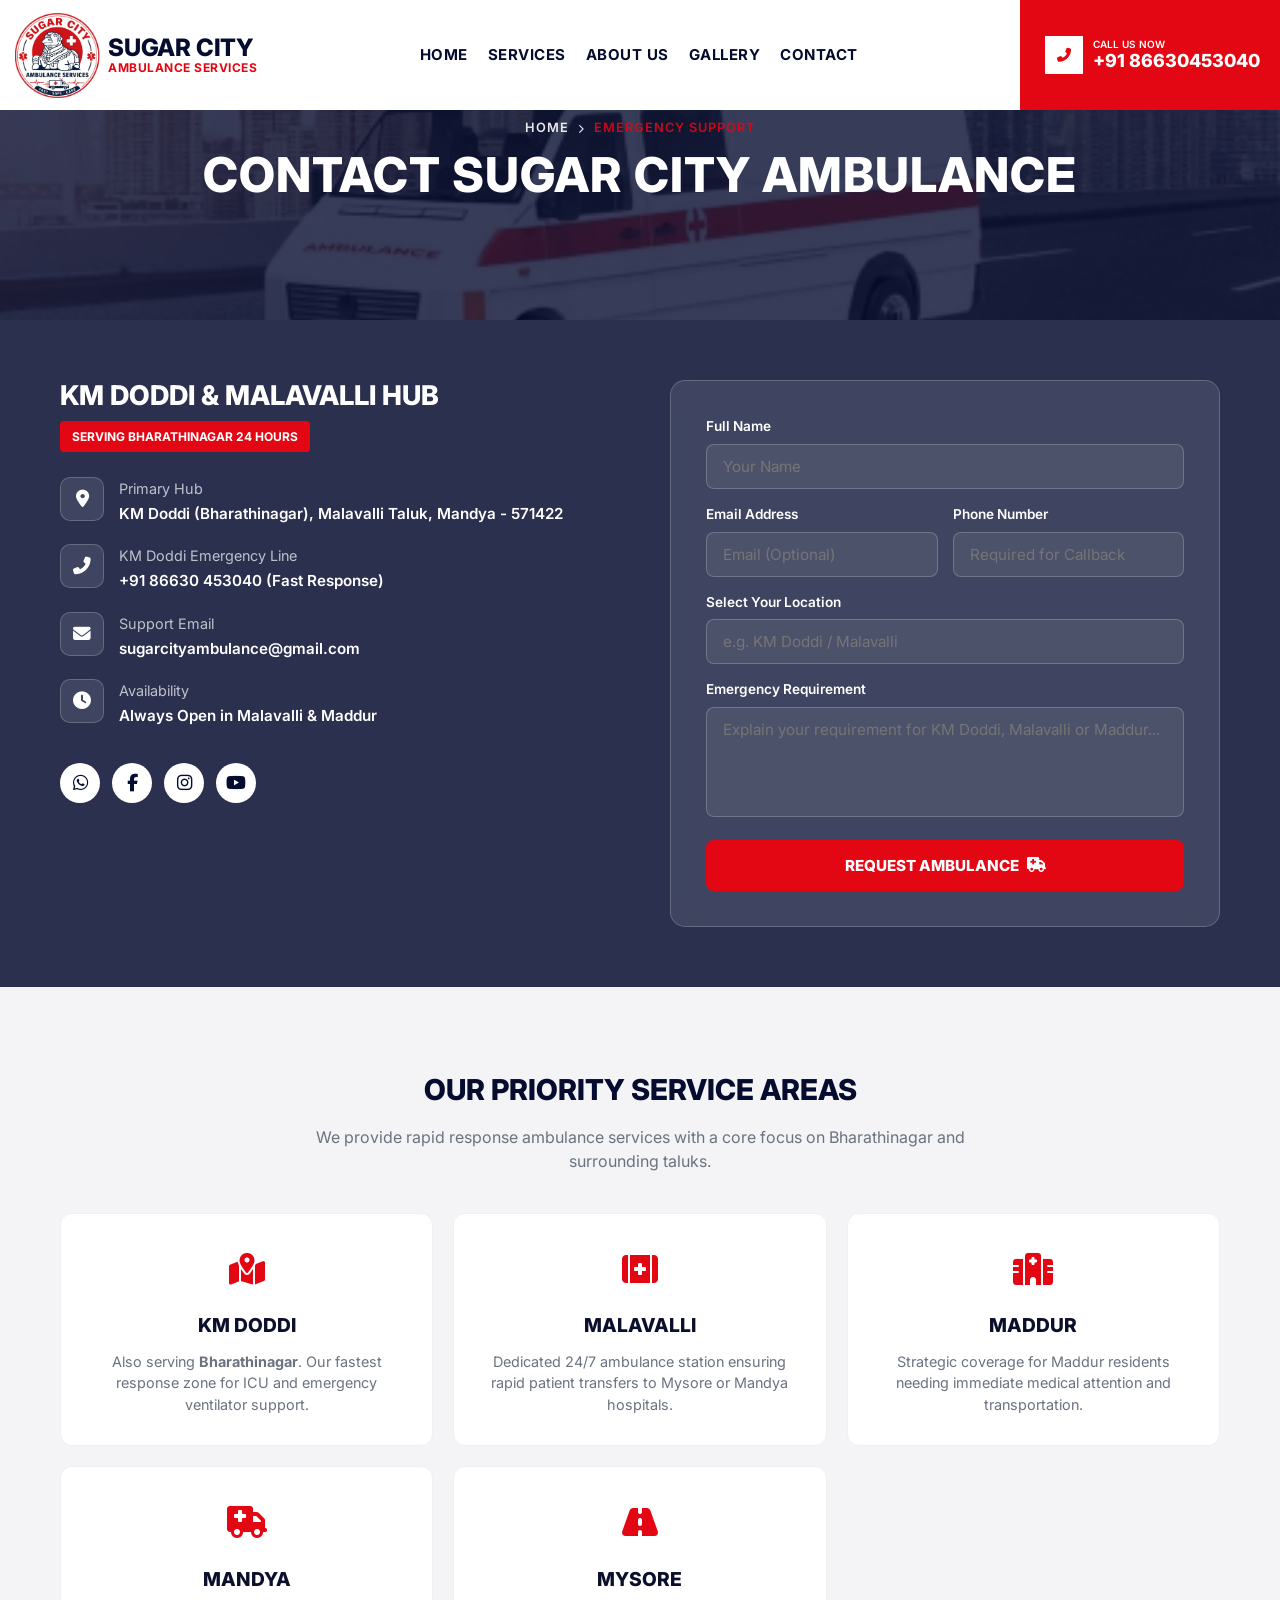
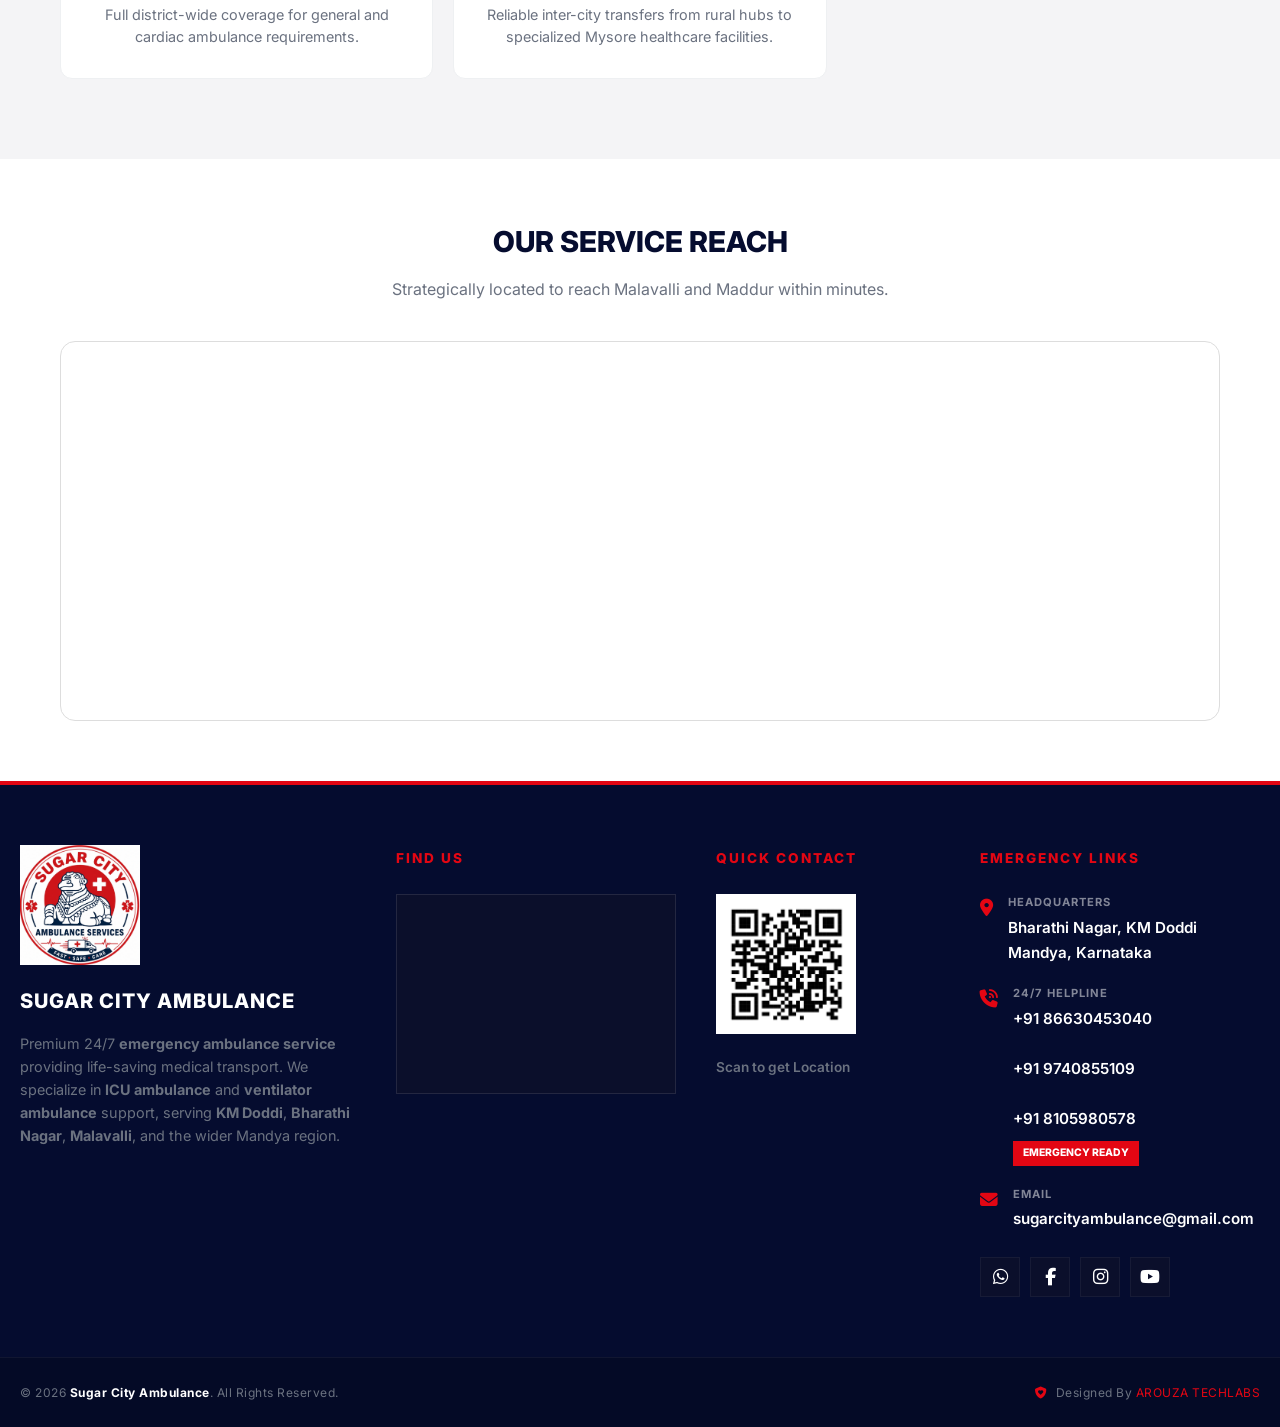
<file: contact.html>
<!doctype html>
<html lang="en">
  <head>
    <meta charset="UTF-8" />
    <meta name="viewport" content="width=device-width, initial-scale=1.0" />
    <!-- SEO Meta Tags - Focused on KM Doddi, Malavalli & Maddur -->
    <title>
      Contact Sugar City Ambulance | Emergency Ambulance in KM Doddi, Malavalli
      & Maddur
    </title>
    <meta
      name="description"
      content="Contact Sugar City Ambulance Services for 24/7 emergency medical transportation in KM Doddi (Bharathinagar), Malavalli, and Maddur. Fast ICU & Ventilator ambulance support."
    />
    <meta
      name="keywords"
      content="Ambulance service in KM Doddi, Ambulance Bharathinagar, Emergency ambulance Malavalli, Ambulance service in Maddur, ICU ambulance KM Doddi, Ventilator ambulance Malavalli, Sugar City Ambulance contact"
    />

    <!-- Open Graph -->
    <meta
      property="og:title"
      content="Sugar City Ambulance - KM Doddi, Malavalli & Maddur 24/7 Support"
    />
    <meta
      property="og:description"
      content="Reliable emergency ambulance services specializing in KM Doddi, Bharathinagar, Malavalli, and Maddur regions. Available 24/7 for life-saving transport."
    />
    <meta property="og:type" content="website" />

    <!-- JSON-LD Local SEO Schema -->
    <script type="application/ld+json">
      {
        "@context": "https://schema.org",
        "@type": "EmergencyService",
        "name": "Sugar City Ambulance Services",
        "description": "Premium emergency ambulance services in KM Doddi, Malavalli, and Maddur.",
        "address": {
          "@type": "PostalAddress",
          "addressLocality": "KM Doddi (Bharathinagar)",
          "addressRegion": "Karnataka",
          "addressCountry": "IN"
        },
        "geo": {
          "@type": "GeoCoordinates",
          "latitude": "12.5255",
          "longitude": "76.8188"
        },
        "telephone": "+880123456789",
        "areaServed": [
          "KM Doddi",
          "Bharathinagar",
          "Malavalli",
          "Maddur",
          "Mandya",
          "Mysore"
        ],
        "openingHours": "Mo-Su 00:00-23:59"
      }
    </script>

    <!-- Google Fonts -->
    <link rel="preconnect" href="https://fonts.googleapis.com" />
    <link rel="preconnect" href="https://fonts.gstatic.com" crossorigin />
    <link
      href="https://fonts.googleapis.com/css2?family=Inter:wght@300;400;600;700;800&display=swap"
      rel="stylesheet"
    />

    <!-- Font Awesome -->
    <link
      rel="stylesheet"
      href="https://cdnjs.cloudflare.com/ajax/libs/font-awesome/6.4.0/css/all.min.css"
    />
    <link rel="stylesheet" href="./navbar.css" />
    <link rel="stylesheet" href="./footer.css" />
    <style>
      :root {
        --stkprimaryred: #e30613;
        --stknavy: #0b0f2b;
        --stkdeepblue: #050c2f;
        --stklightbg: #f4f4f6;
        --stktextgray: #6b7280;
        --stksoftpink: #fde8ea;
        --stkwhite: #ffffff;
        --primary: var(--stkprimaryred);
        --overlay: rgba(5, 12, 47, 0.85);
        --glassbg: rgba(255, 255, 255, 0.1);
        --glassborder: rgba(255, 255, 255, 0.2);
        --transition: all 0.4s cubic-bezier(0.165, 0.84, 0.44, 1);
      }

      * {
        margin: 0;
        padding: 0;
        box-sizing: border-box;
        font-family: "Inter", sans-serif;
      }

      body {
        background-color: var(--stkwhite);
        color: var(--stkdeepblue);
        overflow-x: hidden;
        width: 100%;
      }

      .cntcontainer {
        width: 100%;
        max-width: 1200px;
        margin: 0 auto;
        padding: 0 20px;
      }

      img {
        max-width: 100%;
        height: auto;
      }

      /* SECTION 1: HERO BANNER */
      .cnthero {
        position: relative;
        background: url("./assets/hero.webp") center/cover no-repeat;
        height: 250px;
        display: flex;
        align-items: center;
        justify-content: center;
        text-align: center;
      }

      @media (min-width: 1024px) {
        .cnthero {
          height: 320px;
        }
      }

      .cntherooverlay {
        position: absolute;
        top: 0;
        left: 0;
        width: 100%;
        height: 100%;
        background: rgba(5, 12, 47, 0.8);
        z-index: 1;
      }

      .cntherocontent {
        position: relative;
        z-index: 2;
        color: var(--stkwhite);
      }
      /* MOBILE HERO NAVBAR GAP FIX */

      @media (max-width: 1023px) {
        .cnthero {
          padding-top: 105px;
        }

        .cntherocontent {
          padding-top: 40px;
        }
      }
      .cntherotitle {
        font-size: 2rem;
        font-weight: 800;
        text-transform: uppercase;
        margin-top: 10px;
        letter-spacing: 1px;
        line-height: 1.1;
      }

      @media (min-width: 768px) {
        .cntherotitle {
          font-size: 3rem;
        }
      }

      .cntbreadcrumb {
        font-weight: 600;
        font-size: 0.8rem;
        letter-spacing: 1px;
        text-transform: uppercase;
        opacity: 0.9;
      }

      .cntbreadcrumb span {
        color: var(--stkprimaryred);
      }

      /* SECTION 2: CONTACT + FORM */
      .cntmainsection {
        padding: 60px 0;
        position: relative;
        background: url("#") center/cover no-repeat fixed;
      }

      .cntmainoverlay {
        position: absolute;
        top: 0;
        left: 0;
        width: 100%;
        height: 100%;
        background-color: var(--overlay);
        z-index: 1;
      }

      .cntgrid {
        position: relative;
        z-index: 10;
        display: grid;
        grid-template-columns: 1fr;
        gap: 40px;
      }

      @media (min-width: 1024px) {
        .cntgrid {
          grid-template-columns: 1fr 1fr;
          gap: 60px;
          align-items: start;
        }
      }

      .cntinfoarea {
        color: var(--stkwhite);
      }

      .cntbrand {
        font-size: 1.7rem;
        font-weight: 800;
        margin-bottom: 8px;
        display: block;
        line-height: 1.2;
        color: var(--stkwhite);
      }

      .cnttagline {
        display: inline-block;
        background-color: var(--stkprimaryred);
        padding: 6px 12px;
        font-size: 0.75rem;
        font-weight: 700;
        border-radius: 4px;
        margin-bottom: 25px;
        text-transform: uppercase;
      }

      .cntinfolist {
        list-style: none;
        margin-bottom: 35px;
      }

      .cntinfoitem {
        display: flex;
        gap: 15px;
        margin-bottom: 18px;
      }

      .cntinfoicon {
        width: 44px;
        height: 44px;
        background-color: rgba(255, 255, 255, 0.1);
        border: 1px solid var(--glassborder);
        border-radius: 10px;
        display: flex;
        align-items: center;
        justify-content: center;
        font-size: 1.1rem;
        color: var(--stkwhite);
        flex-shrink: 0;
      }

      .cntinfotext h3 {
        font-size: 0.9rem;
        margin-bottom: 2px;
        opacity: 0.7;
        font-weight: 400;
      }
      .cntinfotext p {
        font-size: 0.95rem;
        font-weight: 600;
        word-break: break-word;
      }

      .cntsocials {
        display: flex;
        gap: 12px;
      }

      .cntsocialbtn {
        width: 40px;
        height: 40px;
        border-radius: 50%;
        display: flex;
        align-items: center;
        justify-content: center;
        background: var(--stkwhite);
        color: var(--stkdeepblue);
        text-decoration: none;
        font-size: 1.1rem;
        transition: var(--transition);
      }

      .cntsocialbtn:hover {
        background-color: var(--stkprimaryred);
        color: var(--stkwhite);
        transform: translateY(-3px);
      }

      /* Glass Form */
      .cntformwrapper {
        background: var(--glassbg);
        backdrop-filter: blur(10px);
        -webkit-backdrop-filter: blur(10px);
        border: 1px solid var(--glassborder);
        padding: 25px;
        border-radius: 15px;
        width: 100%;
      }

      @media (min-width: 768px) {
        .cntformwrapper {
          padding: 35px;
        }
      }

      .cntformgroup {
        margin-bottom: 15px;
      }

      .cntlabel {
        display: block;
        color: var(--stkwhite);
        margin-bottom: 6px;
        font-size: 0.85rem;
        font-weight: 600;
      }

      .cntinput,
      .cnttextarea {
        width: 100%;
        padding: 12px 16px;
        background: rgba(255, 255, 255, 0.08);
        border: 1px solid var(--glassborder);
        border-radius: 8px;
        color: var(--stkwhite);
        font-size: 0.95rem;
        transition: var(--transition);
      }

      .cntinput:focus,
      .cnttextarea:focus {
        outline: none;
        border-color: var(--stkprimaryred);
        background: rgba(255, 255, 255, 0.12);
      }

      .cntformrow {
        display: grid;
        grid-template-columns: 1fr;
        gap: 15px;
      }

      @media (min-width: 640px) {
        .cntformrow {
          grid-template-columns: 1fr 1fr;
        }
      }

      .cnttextarea {
        height: 110px;
        resize: none;
      }

      .cntsubmitbtn {
        width: 100%;
        padding: 16px;
        background-color: var(--stkprimaryred);
        color: var(--stkwhite);
        border: none;
        border-radius: 8px;
        font-size: 0.95rem;
        font-weight: 800;
        text-transform: uppercase;
        cursor: pointer;
        transition: var(--transition);
        display: flex;
        align-items: center;
        justify-content: center;
        gap: 8px;
      }

      .cntsubmitbtn:hover {
        background-color: #c40510;
      }

      /* SECTION 3: CITIES */
      .cntcitiessection {
        padding: 80px 0;
        background-color: var(--stklightbg);
      }

      .cntsectionhead {
        text-align: center;
        margin-bottom: 40px;
      }
      .cntsectionhead h2 {
        font-size: 1.8rem;
        font-weight: 800;
        color: var(--stkdeepblue);
        margin-bottom: 12px;
        text-transform: uppercase;
      }
      .cntsectionhead p {
        color: var(--stktextgray);
        font-size: 1rem;
        max-width: 700px;
        margin: 0 auto;
        line-height: 1.5;
      }

      .cntcitygrid {
        display: grid;
        grid-template-columns: repeat(auto-fit, minmax(280px, 1fr));
        gap: 20px;
      }

      .cntcitycard {
        background: var(--stkwhite);
        padding: 30px 25px;
        border-radius: 12px;
        text-align: center;
        transition: var(--transition);
        border: 1px solid #eef0f2;
        display: flex;
        flex-direction: column;
        align-items: center;
      }

      .cntcitycard:hover {
        transform: translateY(-5px);
        box-shadow: 0 10px 30px rgba(0, 0, 0, 0.05);
      }

      .cntcityicon {
        font-size: 2rem;
        color: var(--stkprimaryred);
        margin-bottom: 15px;
      }
      .cntcitycard h4 {
        font-size: 1.2rem;
        font-weight: 800;
        margin-bottom: 10px;
        color: var(--stknavy);
      }
      .cntcitycard p {
        font-size: 0.9rem;
        color: var(--stktextgray);
        line-height: 1.5;
      }

      /* SECTION 4: MAP */
      .cntmapsection {
        padding: 60px 0;
        background: var(--stkwhite);
      }
      .cntmapwrapper {
        width: 100%;
        height: 380px;
        border-radius: 15px;
        overflow: hidden;
        border: 1px solid #ddd;
      }

      .cntmapiframe {
        width: 100%;
        height: 100%;
        border: 0;
      }

      /* Mobile Fixes */
      @media (max-width: 480px) {
        .cntbrand {
          font-size: 1.4rem;
        }
        .cntherotitle {
          font-size: 1.6rem;
        }
        .cntformwrapper {
          padding: 20px;
        }
        .cntsectionhead h2 {
          font-size: 1.5rem;
        }
      }
    </style>
  </head>
  <body>
    <!-- Mobile Topbar -->
    <div class="navbtopbar" id="navbtopbar">
      <a href="tel:+9186630453040">
        <i class="fas fa-phone-alt"></i>
        <span>+91 86630453040</span>
      </a>
    </div>

    <header class="navbheader" id="navbheader">
      <div class="navbcontainer">
        <!-- Logo & Text Section -->
        <a
          href="./index.html"
          class="navblogowrapper"
          aria-label="Sugar City Ambulance Home"
        >
          <img
            src="./assets/logo.webp"
            alt="Sugar City Ambulance Services Logo"
            id="navblogoid"
          />
          <div class="navbbrandtext">
            <span class="navbbrandtitle">Sugar City</span>
            <span class="navbbrandsubtitle">Ambulance Services</span>
          </div>
        </a>

        <!-- Desktop Navigation -->
        <nav class="navbmenu" id="navbmenuwrapper">
          <ul class="navbul">
            <li><a href="./index.html">Home</a></li>
            <li><a href="./services.html">Services</a></li>
            <li><a href="./about.html">About Us</a></li>
            <li><a href="./gallery.html">Gallery</a></li>
            <li><a href="./contact.html">Contact</a></li>
          </ul>
        </nav>

        <!-- Right Actions -->
        <div class="navbrightactions">
          <div class="navbsocialswrapper">
            <a href="https://wa.me/9186630453040" class="navbsociallink"
              ><i class="fab fa-whatsapp"></i
            ></a>
            <a href="https://www.facebook.com/" class="navbsociallink"
              ><i class="fab fa-facebook-f"></i
            ></a>
            <a href="https://www.instagram.com/" class="navbsociallink"
              ><i class="fab fa-instagram"></i
            ></a>
            <a href="https://www.youtube.com/" class="navbsociallink"
              ><i class="fab fa-youtube"></i
            ></a>
          </div>

          <!-- Call Block (Desktop Only) -->
          <a
            href="tel:+9186630453040"
            class="navbcontactblock"
            id="navbcallbutton"
          >
            <div class="navbdialiconarea">
              <i class="fas fa-phone-alt"></i>
            </div>
            <div class="navbcontactinfo">
              <span class="navbcalltext">Call Us Now</span>
              <span class="navbphonenumber">+91 86630453040</span>
            </div>
          </a>

          <!-- Hamburger (Mobile Only) -->
          <button
            class="navbhamburger"
            id="navbhamburgerbtn"
            aria-label="Open Menu"
          >
            <span></span>
            <span></span>
            <span></span>
          </button>
        </div>
      </div>
    </header>

    <!-- Mobile Menu -->
    <div class="navbmobileoverlay" id="navbmobilemenu">
      <button class="navbmobileclose" id="navbclosebtn">
        <i class="fas fa-times"></i>
      </button>

      <ul class="navbmobilelinks">
        <li><a href="./index.html" class="navbmobileitem">Home</a></li>
        <li><a href="./services.html" class="navbmobileitem">Services</a></li>
        <li><a href="./about.html" class="navbmobileitem">About Us</a></li>
        <li><a href="./gallery.html" class="navbmobileitem">Gallery</a></li>
        <li><a href="./contact.html" class="navbmobileitem">Contact</a></li>
      </ul>

      <div class="navbmobilesocials">
        <a href="https://wa.me/9186630453040" class="navbmobilesociallink"
          ><i class="fab fa-whatsapp"></i
        ></a>
        <a href="https://www.facebook.com/" class="navbmobilesociallink"
          ><i class="fab fa-facebook-f"></i
        ></a>
        <a href="https://www.instagram.com/" class="navbmobilesociallink"
          ><i class="fab fa-instagram"></i
        ></a>
        <a href="https://www.youtube.com/" class="navbmobilesociallink"
          ><i class="fab fa-youtube"></i
        ></a>
      </div>
    </div>
    <!-- SECTION 1: HERO BANNER -->
    <section class="cnthero">
      <div class="cntherooverlay"></div>
      <div class="cntcontainer">
        <div class="cntherocontent">
          <nav class="cntbreadcrumb">
            HOME
            <i
              class="fas fa-chevron-right"
              style="font-size: 9px; margin: 0 5px"
            ></i>
            <span>Emergency Support</span>
          </nav>
          <h1 class="cntherotitle">Contact Sugar City Ambulance</h1>
        </div>
      </div>
    </section>

    <!-- SECTION 2: CONTACT + FORM SECTION -->
    <section class="cntmainsection">
      <div class="cntmainoverlay"></div>
      <div class="cntcontainer">
        <div class="cntgrid">
          <!-- Left Info Area -->
          <div class="cntinfoarea">
            <span class="cntbrand">KM DODDI & MALAVALLI HUB</span>
            <span class="cnttagline">Serving Bharathinagar 24 Hours</span>

            <ul class="cntinfolist">
              <li class="cntinfoitem">
                <div class="cntinfoicon">
                  <i class="fas fa-map-marker-alt"></i>
                </div>
                <div class="cntinfotext">
                  <h3>Primary Hub</h3>
                  <p>
                    KM Doddi (Bharathinagar), Malavalli Taluk, Mandya - 571422
                  </p>
                </div>
              </li>
              <li class="cntinfoitem">
                <div class="cntinfoicon"><i class="fas fa-phone-alt"></i></div>
                <div class="cntinfotext">
                  <h3>KM Doddi Emergency Line</h3>
                  <p>+91 86630 453040 (Fast Response)</p>
                </div>
              </li>
              <li class="cntinfoitem">
                <div class="cntinfoicon"><i class="fas fa-envelope"></i></div>
                <div class="cntinfotext">
                  <h3>Support Email</h3>
                  <p>sugarcityambulance@gmail.com</p>
                </div>
              </li>
              <li class="cntinfoitem">
                <div class="cntinfoicon"><i class="fas fa-clock"></i></div>
                <div class="cntinfotext">
                  <h3>Availability</h3>
                  <p>Always Open in Malavalli & Maddur</p>
                </div>
              </li>
            </ul>

            <div class="cntsocials">
              <a
                href="https://wa.me/9186630453040"
                class="cntsocialbtn"
                aria-label="WhatsApp"
                ><i class="fab fa-whatsapp"></i
              ></a>
              <a
                href="https://www.facebook.com/"
                class="cntsocialbtn"
                aria-label="Facebook"
                ><i class="fab fa-facebook-f"></i
              ></a>
              <a
                href="https://www.instagram.com/"
                class="cntsocialbtn"
                aria-label="Instagram"
                ><i class="fab fa-instagram"></i
              ></a>
              <a
                href="https://www.youtube.com/"
                class="cntsocialbtn"
                aria-label="YouTube"
                ><i class="fab fa-youtube"></i
              ></a>
            </div>
          </div>

          <!-- Right Form Wrapper -->
          <div class="cntformwrapper">
            <form
              id="cntcontactform"
              action="https://formspree.io/f/mzdowkzo"
              method="POST"
            >
              <div class="cntformgroup">
                <label class="cntlabel" for="cntfullname">Full Name</label>
                <input
                  type="text"
                  id="cntfullname"
                  name="name"
                  class="cntinput"
                  placeholder="Your Name"
                  required
                />
              </div>

              <div class="cntformrow">
                <div class="cntformgroup">
                  <label class="cntlabel" for="cntemail">Email Address</label>
                  <input
                    type="email"
                    id="cntemail"
                    name="email"
                    class="cntinput"
                    placeholder="Email (Optional)"
                  />
                </div>
                <div class="cntformgroup">
                  <label class="cntlabel" for="cntphone">Phone Number</label>
                  <input
                    type="tel"
                    id="cntphone"
                    name="phone"
                    class="cntinput"
                    placeholder="Required for Callback"
                    required
                  />
                </div>
              </div>

              <div class="cntformgroup">
                <label class="cntlabel" for="cntlocation"
                  >Select Your Location</label
                >
                <input
                  list="cntlocations"
                  id="cntlocation"
                  name="location"
                  class="cntinput"
                  placeholder="e.g. KM Doddi / Malavalli"
                />
                <datalist id="cntlocations">
                  <option value="KM Doddi (Bharathinagar)"></option>
                  <option value="Malavalli"></option>
                  <option value="Maddur"></option>
                  <option value="Mandya"></option>
                  <option value="Mysore"></option>
                </datalist>
              </div>

              <div class="cntformgroup">
                <label class="cntlabel" for="cntmessage"
                  >Emergency Requirement</label
                >
                <textarea
                  id="cntmessage"
                  name="message"
                  class="cnttextarea"
                  placeholder="Explain your requirement for KM Doddi, Malavalli or Maddur..."
                  required
                ></textarea>
              </div>

              <button type="submit" class="cntsubmitbtn" id="cntbtnsubmit">
                <span>REQUEST AMBULANCE</span>
                <i class="fas fa-ambulance"></i>
              </button>
            </form>
          </div>
        </div>
      </div>
    </section>

    <!-- SECTION 3: SERVICEABLE CITIES -->
    <section class="cntcitiessection">
      <div class="cntcontainer">
        <div class="cntsectionhead">
          <h2>Our Priority Service Areas</h2>
          <p>
            We provide rapid response ambulance services with a core focus on
            Bharathinagar and surrounding taluks.
          </p>
        </div>

        <div class="cntcitygrid">
          <!-- Priority 1 -->
          <div class="cntcitycard">
            <div class="cntcityicon"><i class="fas fa-map-marked-alt"></i></div>
            <h4>KM DODDI</h4>
            <p>
              Also serving <strong>Bharathinagar</strong>. Our fastest response
              zone for ICU and emergency ventilator support.
            </p>
          </div>
          <!-- Priority 2 -->
          <div class="cntcitycard">
            <div class="cntcityicon"><i class="fas fa-first-aid"></i></div>
            <h4>MALAVALLI</h4>
            <p>
              Dedicated 24/7 ambulance station ensuring rapid patient transfers
              to Mysore or Mandya hospitals.
            </p>
          </div>
          <!-- Priority 3 -->
          <div class="cntcitycard">
            <div class="cntcityicon"><i class="fas fa-hospital"></i></div>
            <h4>MADDUR</h4>
            <p>
              Strategic coverage for Maddur residents needing immediate medical
              attention and transportation.
            </p>
          </div>
          <!-- Support Areas -->
          <div class="cntcitycard">
            <div class="cntcityicon"><i class="fas fa-ambulance"></i></div>
            <h4>MANDYA</h4>
            <p>
              Full district-wide coverage for general and cardiac ambulance
              requirements.
            </p>
          </div>
          <div class="cntcitycard">
            <div class="cntcityicon"><i class="fas fa-road"></i></div>
            <h4>MYSORE</h4>
            <p>
              Reliable inter-city transfers from rural hubs to specialized
              Mysore healthcare facilities.
            </p>
          </div>
        </div>
      </div>
    </section>

    <!-- SECTION 4: MAP -->
    <section class="cntmapsection">
      <div class="cntcontainer">
        <div class="cntsectionhead">
          <h2>Our Service Reach</h2>
          <p>
            Strategically located to reach Malavalli and Maddur within minutes.
          </p>
        </div>

        <div class="cntmapwrapper">
          <iframe
            src="https://www.google.com/maps/embed?pb=!1m18!1m12!1m3!1d3895.4707038342435!2d77.03322127411234!3d12.484929325363275!2m3!1f0!2f0!3f0!3m2!1i1024!2i768!4f13.1!3m3!1m2!1s0x3baf070004d851d7%3A0xc15f18c7130c5ee3!2sSugar%20City%20ambulance%20service!5e0!3m2!1sen!2sin!4v1778396713061!5m2!1sen!2sin"
            class="cntmapiframe"
            allowfullscreen=""
            loading="lazy"
            referrerpolicy="no-referrer-when-downgrade"
          ></iframe>
        </div>
      </div>
    </section>
    <footer
      class="ftrMainFooter"
      itemscope
      itemtype="http://schema.org/LocalBusiness"
    >
      <div class="ftrContainer">
        <div class="ftrGrid">
          <!-- COLUMN 1: BRAND -->
          <div class="ftrBrandBox">
            <img
              src="./assets/logoo.webp"
              alt="Sugar City Ambulance Services Logo"
              class="ftrLogo"
              loading="lazy"
              onclick="window.location.href = 'index.html'"
              style="cursor: pointer"
            />
            <h2 itemprop="name">Sugar City Ambulance</h2>
            <p itemprop="description">
              Premium 24/7
              <strong>emergency ambulance service</strong> providing life-saving
              medical transport. We specialize in
              <strong>ICU ambulance</strong> and
              <strong>ventilator ambulance</strong> support, serving
              <strong>KM Doddi</strong>, <strong>Bharathi Nagar</strong>,
              <strong>Malavalli</strong>, and the wider Mandya region.
            </p>
          </div>

          <!-- COLUMN 2: FIND US (MAP) -->
          <div class="ftrMapCol">
            <h3 class="ftrColTitle">Find Us</h3>
            <div class="ftrMapWrapper">
              <iframe
                src="https://www.google.com/maps/embed?pb=!1m18!1m12!1m3!1d3895.4707038342435!2d77.03322127411234!3d12.484929325363275!2m3!1f0!2f0!3f0!3m2!1i1024!2i768!4f13.1!3m3!1m2!1s0x3baf070004d851d7%3A0xc15f18c7130c5ee3!2sSugar%20City%20ambulance%20service!5e0!3m2!1sen!2sin!4v1778396713061!5m2!1sen!2sin"
                allowfullscreen=""
                loading="lazy"
                referrerpolicy="no-referrer-when-downgrade"
                title="Sugar City Ambulance Location"
              >
              </iframe>
            </div>
          </div>

          <!-- COLUMN 3: QR SECTION -->
          <div class="ftrQrCol">
            <h3 class="ftrColTitle">Quick Contact</h3>
            <div class="ftrQrBox">
              <img
                src="./assets/QR.webp"
                alt="Scan to Call"
                class="ftrQrImage"
                loading="lazy"
              />
              <p>Scan to get Location</p>
            </div>
          </div>

          <!-- COLUMN 4: CONTACT -->
          <div class="ftrContactCol">
            <h3 class="ftrColTitle">Emergency Links</h3>
            <ul class="ftrContactList">
              <li
                class="ftrContactItem"
                itemprop="address"
                itemscope
                itemtype="http://schema.org/PostalAddress"
              >
                <div class="ftrContactIcon">
                  <i class="fas fa-location-dot"></i>
                </div>
                <div class="ftrContactText">
                  <h4>Headquarters</h4>
                  <span itemprop="streetAddress">Bharathi Nagar, KM Doddi</span>
                  <span itemprop="addressLocality">Mandya, Karnataka</span>
                </div>
              </li>
              <li class="ftrContactItem">
                <div class="ftrContactIcon">
                  <i class="fas fa-phone-volume"></i>
                </div>
                <div class="ftrContactText">
                  <h4>24/7 Helpline</h4>
                  <a href="tel:+9186630453040" itemprop="telephone"
                    >+91 86630453040</a
                  >
                  <br />
                  <a href="tel:+919740855109" itemprop="telephone"
                    >+91 9740855109</a
                  ><br />
                  <a href="tel:+918105980578" itemprop="telephone"
                    >+91 8105980578</a
                  >
                  <div class="ftrEmergencyTag">Emergency Ready</div>
                </div>
              </li>
              <li class="ftrContactItem">
                <div class="ftrContactIcon">
                  <i class="fas fa-envelope"></i>
                </div>
                <div class="ftrContactText">
                  <h4>Email</h4>
                  <a href="mailto:sugarcityambulance@gmail.com" itemprop="email"
                    >sugarcityambulance@gmail.com</a
                  >
                </div>
              </li>
            </ul>

            <div class="ftrSocialLinks">
              <a
                href="https://wa.me/86630453040"
                class="ftrSocialBtn"
                aria-label="WhatsApp"
                ><i class="fab fa-whatsapp"></i
              ></a>
              <a
                href="https://www.facebook.com/"
                class="ftrSocialBtn"
                aria-label="Facebook"
                ><i class="fab fa-facebook-f"></i
              ></a>
              <a
                href="https://www.instagram.com/"
                class="ftrSocialBtn"
                aria-label="Instagram"
                ><i class="fab fa-instagram"></i
              ></a>
              <a
                href="https://www.youtube.com/"
                class="ftrSocialBtn"
                aria-label="YouTube"
                ><i class="fab fa-youtube"></i
              ></a>
            </div>
          </div>
        </div>
      </div>

      <!-- BOTTOM BAR -->
      <div class="ftrBottomBar">
        <div class="ftrContainer">
          <div class="ftrBottomFlex">
            <p>
              &copy; <span id="ftrYear"></span>
              <strong>Sugar City Ambulance</strong>. All Rights Reserved.
            </p>
            <p>
              <i
                class="fas fa-shield-heart"
                style="color: var(--stkPrimaryRed); margin-right: 5px"
              ></i>
              Designed By
              <a
                href="https://arouzatechlabs.in/"
                style="text-decoration: none; color: var(--stkPrimaryRed)"
                >AROUZA TECHLABS
              </a>
            </p>
          </div>
        </div>
      </div>

      <!-- GO TO TOP BUTTON -->
      <div id="ftrBackToTop" title="Scroll to Top">
        <i class="fas fa-arrow-up"></i>
      </div>
    </footer>
    <script src="./navbar.js"></script>
    <script src="./footer.js"></script>
    <script>
      document.addEventListener("DOMContentLoaded", () => {
        const cntform = document.getElementById("cntcontactform");
        const cntbtn = document.getElementById("cntbtnsubmit");

        cntform.addEventListener("submit", (e) => {
          if (!cntform.checkValidity()) return;

          const originalText = cntbtn.innerHTML;
          cntbtn.innerHTML =
            '<i class="fas fa-circle-notch fa-spin"></i> <span>SENDING REQUEST...</span>';
          cntbtn.style.opacity = "0.7";
          cntbtn.disabled = true;

          // Testing check for YOUR_ID
          if (cntform.getAttribute("action").includes("YOUR_ID")) {
            e.preventDefault();
            setTimeout(() => {
              alert(
                "Emergency Request Logged! Our dispatch team for KM Doddi/Malavalli will contact you shortly.",
              );
              cntbtn.innerHTML = originalText;
              cntbtn.style.opacity = "1";
              cntbtn.disabled = false;
              cntform.reset();
            }, 1200);
          }
        });
      });
    </script>
  </body>
</html>
</file>
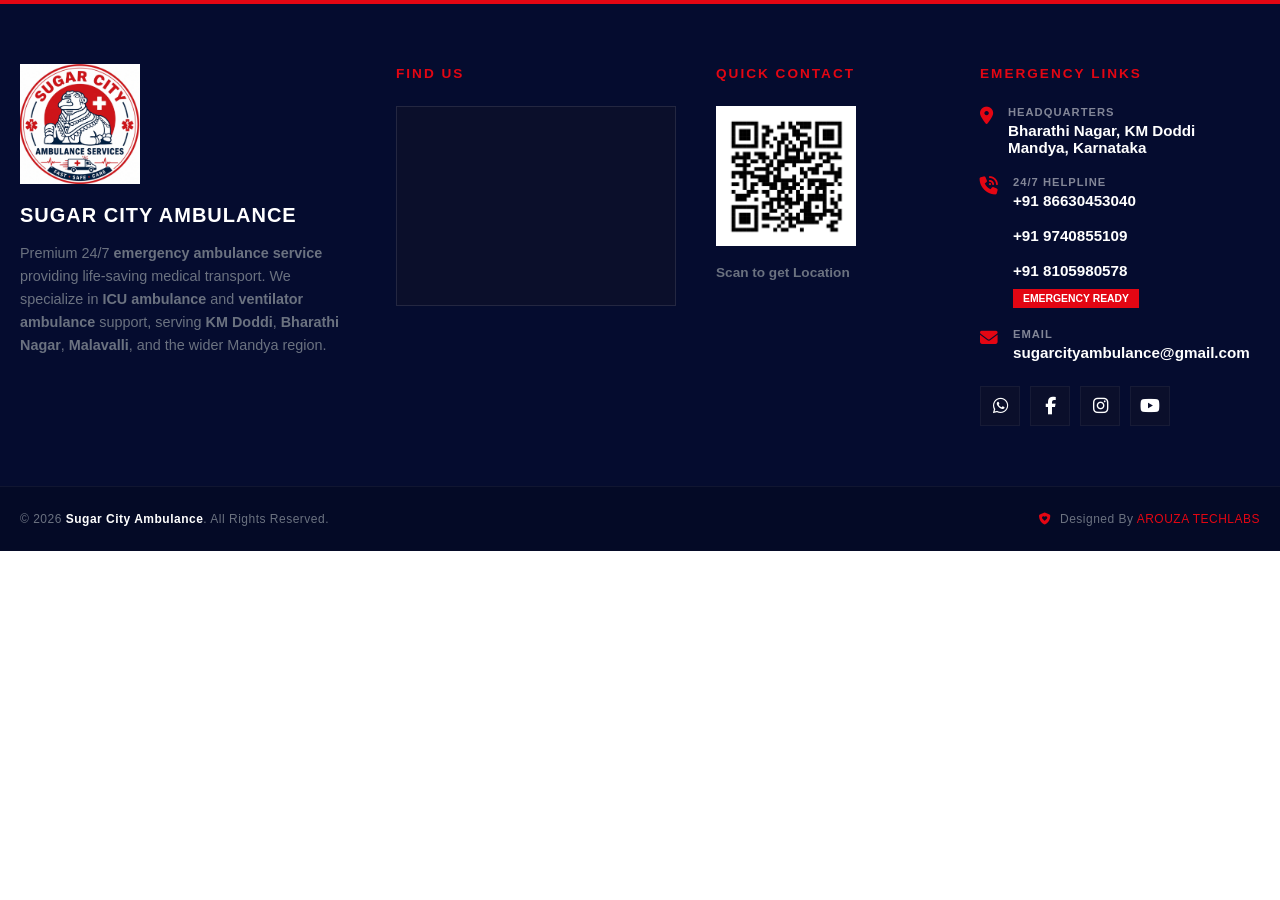
<file: footer.html>
<!doctype html>
<html lang="en">
  <head>
    <meta charset="UTF-8" />
    <meta
      name="viewport"
      content="width=device-width, initial-scale=1.0, maximum-scale=1.0, user-scalable=no"
    />
    <style>
      :root {
        --stkPrimaryRed: #e30613;
        --stkNavy: #0b0f2b;
        --stkDeepBlue: #050c2f;
        --stkLightBg: #f4f4f6;
        --stkTextGray: #6b7280;
        --stkSoftPink: #fde8ea;
        --stkWhite: #ffffff;
        --ftrOverlay: rgba(5, 12, 47, 0.96);
        --ftrTransition: all 0.3s ease;
      }

      /* RESET & BASE */
      * {
        box-sizing: border-box;
        margin: 0;
        padding: 0;
      }

      .ftrMainFooter {
        background-color: var(--stkDeepBlue);
        color: var(--stkWhite);
        padding: 60px 0 0 0;
        font-family: "Inter", sans-serif;
        position: relative;
        overflow: hidden;
        border-top: 4px solid var(--stkPrimaryRed);
        width: 100%;
      }

      .ftrContainer {
        width: 100%;
        max-width: 1320px;
        margin: 0 auto;
        padding: 0 20px;
      }

      /* GRID SYSTEM - MOBILE FIRST */
      .ftrGrid {
        display: grid;
        grid-template-columns: 100%; /* Explicit single column for mobile */
        gap: 40px;
        width: 100%;
      }

      @media (min-width: 768px) {
        .ftrGrid {
          grid-template-columns: repeat(2, 1fr);
        }
      }

      @media (min-width: 1024px) {
        .ftrGrid {
          grid-template-columns: 1.2fr 1fr 0.8fr 1fr;
        }
      }

      /* COLUMN 1: BRAND */
      .ftrBrandBox .ftrLogo {
        width: 120px;
        height: auto;
        margin-bottom: 20px;
        display: block;
      }

      .ftrBrandBox h2 {
        font-size: 1.25rem;
        font-weight: 800;
        letter-spacing: 1px;
        text-transform: uppercase;
        margin-bottom: 15px;
        color: var(--stkWhite);
        word-wrap: break-word;
      }

      .ftrBrandBox p {
        font-size: 0.9rem;
        color: var(--stkTextGray);
        line-height: 1.6;
        margin-bottom: 20px;
        word-wrap: break-word;
      }

      .ftrSeoKeywords {
        display: none;
      }

      /* COLUMN 2: MAP */
      .ftrColTitle {
        font-size: 0.85rem;
        text-transform: uppercase;
        letter-spacing: 2px;
        font-weight: 800;
        margin-bottom: 25px;
        color: var(--stkPrimaryRed);
        position: relative;
        display: inline-block;
      }

      .ftrMapWrapper {
        width: 100%;
        height: 200px;
        border: 1px solid rgba(255, 255, 255, 0.1);
        background: var(--stkNavy);
        overflow: hidden;
      }

      .ftrMapWrapper iframe {
        width: 100%;
        height: 100%;
        border: 0;
        /* filter: grayscale(1) invert(0.9) contrast(1.2); */
      }

      /* COLUMN 3: QR SECTION */
      .ftrQrBox {
        text-align: left;
      }

      .ftrQrImage {
        width: 140px;
        height: 140px;
        background: var(--stkWhite);
        padding: 10px;
        margin-bottom: 15px;
        max-width: 100%;
      }

      .ftrQrBox p {
        font-size: 0.85rem;
        color: var(--stkTextGray);
        font-weight: 600;
      }

      /* COLUMN 4: CONTACT */
      .ftrContactList {
        list-style: none;
        padding: 0;
      }

      .ftrContactItem {
        display: flex;
        gap: 15px;
        margin-bottom: 20px;
        width: 100%;
      }

      .ftrContactIcon {
        color: var(--stkPrimaryRed);
        font-size: 1.1rem;
        flex-shrink: 0;
      }

      .ftrContactText {
        overflow: hidden; /* Prevents text overflow */
        width: 100%;
      }

      .ftrContactText h4 {
        font-size: 0.7rem;
        text-transform: uppercase;
        letter-spacing: 1px;
        opacity: 0.5;
        margin-bottom: 4px;
      }

      .ftrContactText a,
      .ftrContactText span {
        color: var(--stkWhite);
        text-decoration: none;
        font-weight: 600;
        font-size: 0.95rem;
        transition: var(--ftrTransition);
        display: block;
        word-break: break-all; /* Critical for long emails/links on mobile */
        overflow-wrap: anywhere;
      }

      .ftrContactText a:hover {
        color: var(--stkPrimaryRed);
      }

      .ftrEmergencyTag {
        background: var(--stkPrimaryRed);
        color: var(--stkWhite);
        padding: 4px 10px;
        font-size: 0.65rem;
        font-weight: 800;
        text-transform: uppercase;
        display: inline-block;
        margin-top: 10px;
      }

      .ftrSocialLinks {
        display: flex;
        gap: 10px;
        margin-top: 25px;
        flex-wrap: wrap;
      }

      .ftrSocialBtn {
        width: 40px;
        height: 40px;
        display: flex;
        align-items: center;
        justify-content: center;
        background: var(--stkNavy);
        color: var(--stkWhite);
        text-decoration: none;
        font-size: 1.1rem;
        transition: var(--ftrTransition);
        border: 1px solid rgba(255, 255, 255, 0.05);
      }

      .ftrSocialBtn:hover {
        background: var(--stkPrimaryRed);
        transform: translateY(-3px);
      }

      /* COPYRIGHT BAR */
      .ftrBottomBar {
        margin-top: 60px;
        padding: 25px 0;
        border-top: 1px solid rgba(255, 255, 255, 0.05);
        background: rgba(0, 0, 0, 0.2);
        width: 100%;
      }

      .ftrBottomFlex {
        display: flex;
        flex-direction: column;
        gap: 15px;
        text-align: center;
        width: 100%;
      }

      @media (min-width: 768px) {
        .ftrBottomFlex {
          flex-direction: row;
          justify-content: space-between;
          text-align: left;
        }
      }

      .ftrBottomFlex p {
        font-size: 0.75rem;
        color: var(--stkTextGray);
        letter-spacing: 0.5px;
        word-wrap: break-word;
      }

      .ftrBottomFlex strong {
        color: var(--stkWhite);
      }

      /* BACK TO TOP */
      #ftrBackToTop {
        position: fixed;
        bottom: 20px;
        right: 20px;
        width: 45px;
        height: 45px;
        background: var(--stkPrimaryRed);
        color: var(--stkWhite);
        display: flex;
        align-items: center;
        justify-content: center;
        cursor: pointer;
        z-index: 999;
        opacity: 0;
        visibility: hidden;
        transition: var(--ftrTransition);
        box-shadow: 0 10px 20px rgba(227, 6, 19, 0.3);
      }

      #ftrBackToTop.ftrVisible {
        opacity: 1;
        visibility: visible;
      }

      #ftrBackToTop:hover {
        background: var(--stkWhite);
        color: var(--stkPrimaryRed);
        transform: scale(1.1);
      }
    </style>
    <!-- FONT AWESOME CDN -->
    <link
      rel="stylesheet"
      href="https://cdnjs.cloudflare.com/ajax/libs/font-awesome/6.4.2/css/all.min.css"
    />
  </head>
  <body>
    <footer
      class="ftrMainFooter"
      itemscope
      itemtype="http://schema.org/LocalBusiness"
    >
      <div class="ftrContainer">
        <div class="ftrGrid">
          <!-- COLUMN 1: BRAND -->
          <div class="ftrBrandBox">
            <img
              src="./assets/logoo.webp"
              alt="Sugar City Ambulance Services Logo"
              class="ftrLogo"
              loading="lazy"
              onclick="window.location.href = 'index.html'"
              style="cursor: pointer"
            />
            <h2 itemprop="name">Sugar City Ambulance</h2>
            <p itemprop="description">
              Premium 24/7
              <strong>emergency ambulance service</strong> providing life-saving
              medical transport. We specialize in
              <strong>ICU ambulance</strong> and
              <strong>ventilator ambulance</strong> support, serving
              <strong>KM Doddi</strong>, <strong>Bharathi Nagar</strong>,
              <strong>Malavalli</strong>, and the wider Mandya region.
            </p>
          </div>

          <!-- COLUMN 2: FIND US (MAP) -->
          <div class="ftrMapCol">
            <h3 class="ftrColTitle">Find Us</h3>
            <div class="ftrMapWrapper">
              <iframe
                src="https://www.google.com/maps/embed?pb=!1m18!1m12!1m3!1d3895.4707038342435!2d77.03322127411234!3d12.484929325363275!2m3!1f0!2f0!3f0!3m2!1i1024!2i768!4f13.1!3m3!1m2!1s0x3baf070004d851d7%3A0xc15f18c7130c5ee3!2sSugar%20City%20ambulance%20service!5e0!3m2!1sen!2sin!4v1778396713061!5m2!1sen!2sin"
                allowfullscreen=""
                loading="lazy"
                referrerpolicy="no-referrer-when-downgrade"
                title="Sugar City Ambulance Location"
              >
              </iframe>
            </div>
          </div>

          <!-- COLUMN 3: QR SECTION -->
          <div class="ftrQrCol">
            <h3 class="ftrColTitle">Quick Contact</h3>
            <div class="ftrQrBox">
              <img
                src="./assets/QR.webp"
                alt="Scan to Call"
                class="ftrQrImage"
                loading="lazy"
              />
              <p>Scan to get Location</p>
            </div>
          </div>

          <!-- COLUMN 4: CONTACT -->
          <div class="ftrContactCol">
            <h3 class="ftrColTitle">Emergency Links</h3>
            <ul class="ftrContactList">
              <li
                class="ftrContactItem"
                itemprop="address"
                itemscope
                itemtype="http://schema.org/PostalAddress"
              >
                <div class="ftrContactIcon">
                  <i class="fas fa-location-dot"></i>
                </div>
                <div class="ftrContactText">
                  <h4>Headquarters</h4>
                  <span itemprop="streetAddress">Bharathi Nagar, KM Doddi</span>
                  <span itemprop="addressLocality">Mandya, Karnataka</span>
                </div>
              </li>
              <li class="ftrContactItem">
                <div class="ftrContactIcon">
                  <i class="fas fa-phone-volume"></i>
                </div>
                <div class="ftrContactText">
                  <h4>24/7 Helpline</h4>
                  <a href="tel:+9186630453040" itemprop="telephone"
                    >+91 86630453040</a
                  >
                  <br />
                  <a href="tel:+919740855109" itemprop="telephone"
                    >+91 9740855109</a
                  ><br />
                  <a href="tel:+918105980578" itemprop="telephone"
                    >+91 8105980578</a
                  >
                  <div class="ftrEmergencyTag">Emergency Ready</div>
                </div>
              </li>
              <li class="ftrContactItem">
                <div class="ftrContactIcon">
                  <i class="fas fa-envelope"></i>
                </div>
                <div class="ftrContactText">
                  <h4>Email</h4>
                  <a href="mailto:sugarcityambulance@gmail.com" itemprop="email"
                    >sugarcityambulance@gmail.com</a
                  >
                </div>
              </li>
            </ul>

            <div class="ftrSocialLinks">
              <a
                href="https://wa.me/86630453040"
                class="ftrSocialBtn"
                aria-label="WhatsApp"
                ><i class="fab fa-whatsapp"></i
              ></a>
              <a
                href="https://www.facebook.com/"
                class="ftrSocialBtn"
                aria-label="Facebook"
                ><i class="fab fa-facebook-f"></i
              ></a>
              <a
                href="https://www.instagram.com/"
                class="ftrSocialBtn"
                aria-label="Instagram"
                ><i class="fab fa-instagram"></i
              ></a>
              <a
                href="https://www.youtube.com/"
                class="ftrSocialBtn"
                aria-label="YouTube"
                ><i class="fab fa-youtube"></i
              ></a>
            </div>
          </div>
        </div>
      </div>

      <!-- BOTTOM BAR -->
      <div class="ftrBottomBar">
        <div class="ftrContainer">
          <div class="ftrBottomFlex">
            <p>
              &copy; <span id="ftrYear"></span>
              <strong>Sugar City Ambulance</strong>. All Rights Reserved.
            </p>
            <p>
              <i
                class="fas fa-shield-heart"
                style="color: var(--stkPrimaryRed); margin-right: 5px"
              ></i>
              Designed By
              <a
                href="https://arouzatechlabs.in/"
                style="text-decoration: none; color: var(--stkPrimaryRed)"
                >AROUZA TECHLABS
              </a>
            </p>
          </div>
        </div>
      </div>

      <!-- GO TO TOP BUTTON -->
      <div id="ftrBackToTop" title="Scroll to Top">
        <i class="fas fa-arrow-up"></i>
      </div>
    </footer>
    <script src="./navbar.js"></script>
    <script src="./footer.js"></script>
    <script>
      document.addEventListener("DOMContentLoaded", function () {
        document.getElementById("ftrYear").textContent =
          new Date().getFullYear();
        const backToTop = document.getElementById("ftrBackToTop");

        window.addEventListener(
          "scroll",
          function () {
            if (window.pageYOffset > 400) {
              backToTop.classList.add("ftrVisible");
            } else {
              backToTop.classList.remove("ftrVisible");
            }
          },
          { passive: true },
        );

        backToTop.addEventListener("click", function () {
          window.scrollTo({ top: 0, behavior: "smooth" });
        });
      });
    </script>
  </body>
</html>
</file>
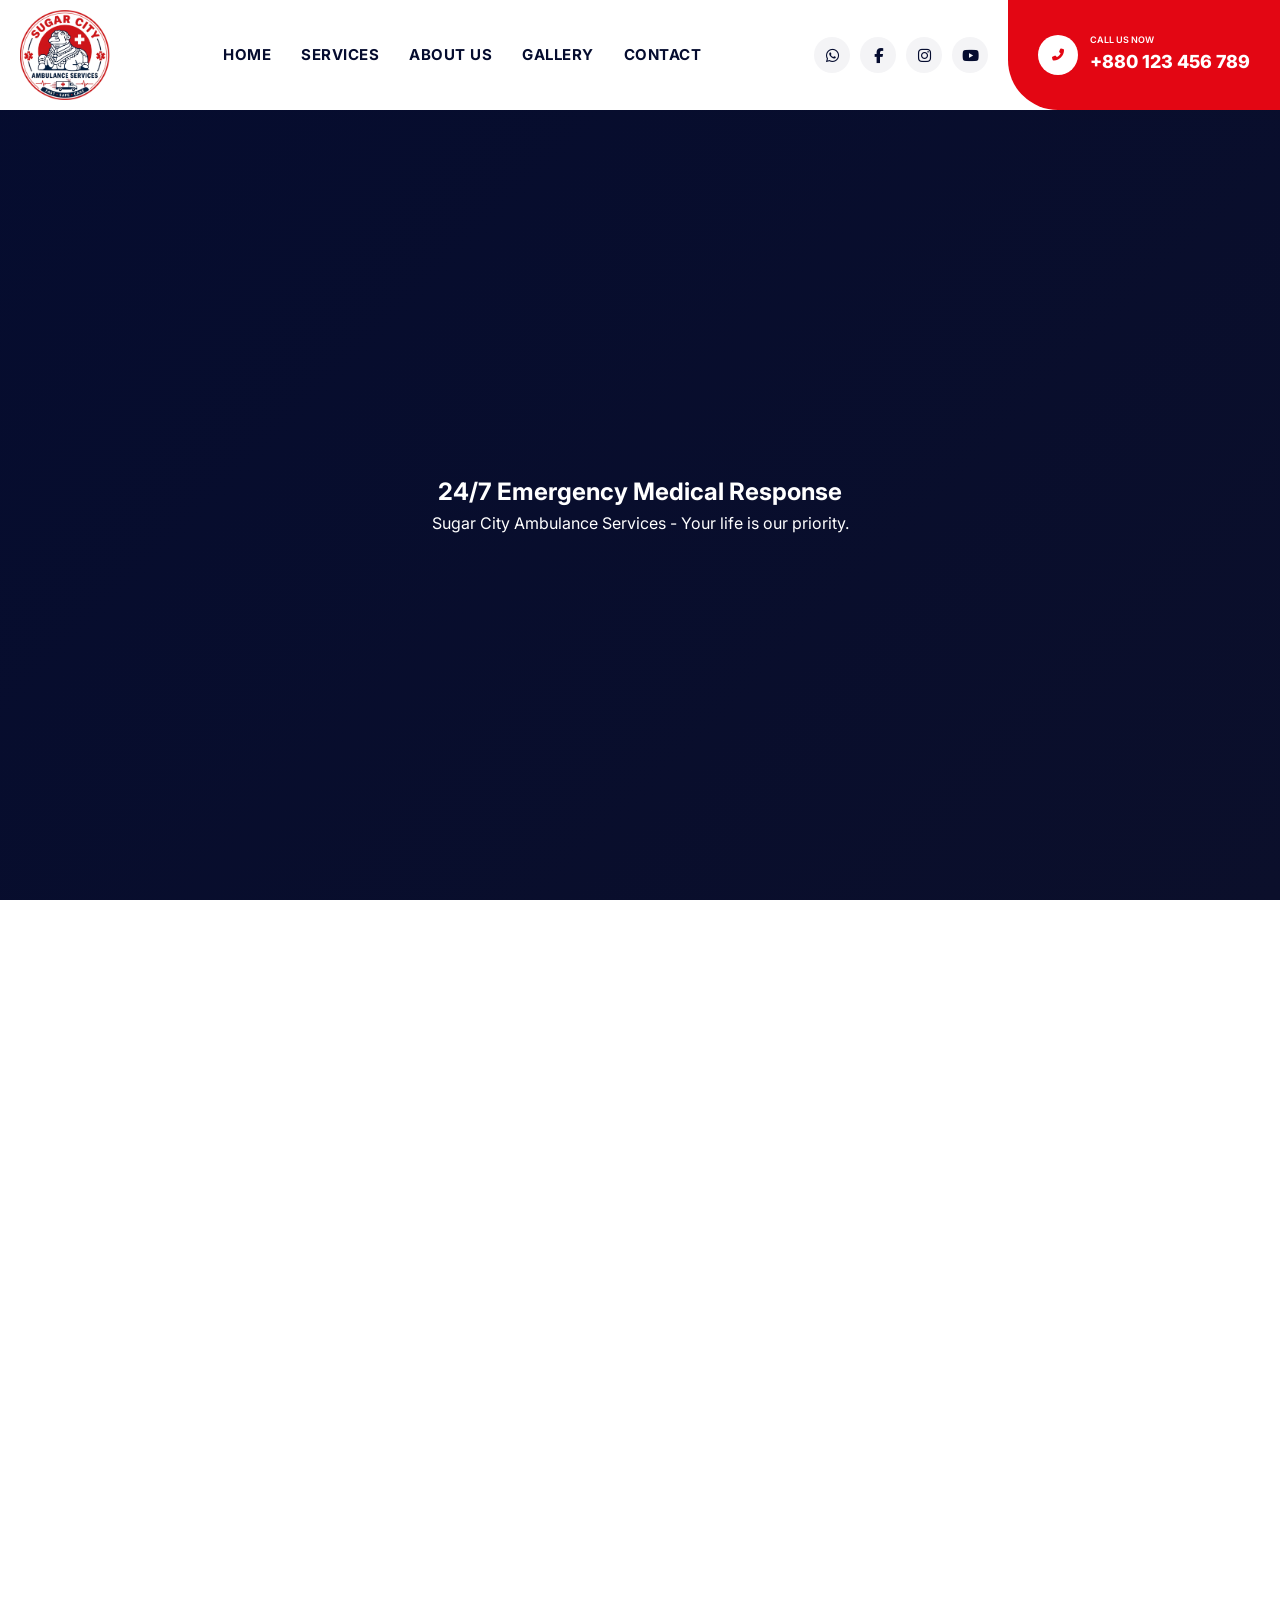
<file: navbar.html>
<!doctype html>
<html lang="en">
  <head>
    <meta charset="UTF-8" />
    <meta name="viewport" content="width=device-width, initial-scale=1.0" />
    <title>Sugar City Ambulance Services | Emergency Navbar</title>
    <!-- Google Fonts -->
    <link rel="preconnect" href="https://fonts.googleapis.com" />
    <link rel="preconnect" href="https://fonts.gstatic.com" crossorigin />
    <link
      href="https://fonts.googleapis.com/css2?family=Inter:wght@400;600;700;800&display=swap"
      rel="stylesheet"
    />
    <!-- Font Awesome for Icons -->
    <link
      rel="stylesheet"
      href="https://cdnjs.cloudflare.com/ajax/libs/font-awesome/6.4.0/css/all.min.css"
    />
    <style>
      :root {
        --stkprimaryred: #e30613;
        --stknavy: #0b0f2b;
        --stkdeepblue: #050c2f;
        --stklightbg: #f4f4f6;
        --stktextgray: #6b7280;
        --stksoftpink: #fde8ea;
        --stkwhite: #ffffff;
        --primary: var(--stkprimaryred);
        --overlay: rgba(5, 12, 47, 0.98);
        --navshadow: 0 4px 25px rgba(0, 0, 0, 0.1);
        --transition: all 0.3s cubic-bezier(0.4, 0, 0.2, 1);
      }

      * {
        margin: 0;
        padding: 0;
        box-sizing: border-box;
        font-family: "Inter", sans-serif;
      }

      body {
        background-color: var(--stklightbg);
        line-height: 1.6;
      }

      .navbnoscroll {
        overflow: hidden;
      }

      /* Header Container */
      .navbheader {
        background-color: var(--stkwhite);
        height: 80px; /* Mobile height */
        width: 100%;
        position: fixed;
        top: 0;
        left: 0;
        z-index: 1000;
        display: flex;
        align-items: center;
        transition: var(--transition);
      }

      @media (min-width: 1024px) {
        .navbheader {
          height: 110px;
        }
      }

      .navbheader.navbsticky {
        height: 70px;
        box-shadow: var(--navshadow);
      }

      @media (min-width: 1024px) {
        .navbheader.navbsticky {
          height: 90px;
        }
      }

      .navbcontainer {
        width: 100%;
        max-width: 1440px;
        margin: 0 auto;
        padding: 0 10px;
        display: flex;
        align-items: center;
        justify-content: space-between;
        height: 100%;
      }

      @media (min-width: 768px) {
        .navbcontainer {
          padding: 0 20px;
        }
      }

      /* Logo Area */
      .navblogowrapper {
        flex-shrink: 1;
        display: flex;
        align-items: center;
        z-index: 10;
        min-width: 0;
      }

      .navblogowrapper img {
        height: 55px; /* Scaled for mobile safety */
        width: auto;
        max-width: 100%;
        display: block;
        object-fit: contain;
      }

      @media (min-width: 1024px) {
        .navblogowrapper img {
          height: 90px;
        }
      }

      /* Desktop Navigation */
      .navbmenu {
        display: none;
        height: 100%;
        margin: 0 15px;
      }

      @media (min-width: 1024px) {
        .navbmenu {
          display: flex;
          align-items: center;
        }
      }

      .navbul {
        list-style: none;
        display: flex;
        gap: 20px;
      }

      @media (min-width: 1200px) {
        .navbul {
          gap: 30px;
        }
      }

      .navbul li a {
        text-decoration: none;
        color: var(--stkdeepblue);
        font-weight: 700;
        font-size: 15px; /* Increased from 13px */
        text-transform: uppercase;
        letter-spacing: 0.5px;
        transition: var(--transition);
        position: relative;
        padding: 5px 0;
        white-space: nowrap;
      }

      .navbul li a:hover {
        color: var(--stkprimaryred);
      }

      /* Right Actions */
      .navbrightactions {
        display: flex;
        align-items: center;
        height: 100%;
        flex-shrink: 0;
      }

      /* Social Icons (Desktop Only) */
      .navbsocialswrapper {
        display: none;
        align-items: center;
        gap: 10px;
        margin-right: 20px;
      }

      @media (min-width: 1280px) {
        .navbsocialswrapper {
          display: flex;
        }
      }

      .navbsociallink {
        width: 36px;
        height: 36px;
        border-radius: 50%;
        background-color: var(--stklightbg);
        display: flex;
        align-items: center;
        justify-content: center;
        color: var(--stkdeepblue);
        text-decoration: none;
        font-size: 15px;
        transition: var(--transition);
      }

      .navbsociallink:hover {
        background-color: var(--stkprimaryred);
        color: var(--stkwhite);
        transform: translateY(-2px);
      }

      /* Red Contact Block */
      .navbcontactblock {
        display: flex;
        background-color: var(--stkprimaryred);
        height: 100%;
        padding: 0 10px;
        align-items: center;
        text-decoration: none;
        color: var(--stkwhite);
        border-bottom-left-radius: 30px;
        margin-right: 8px;
        transition: var(--transition);
        position: relative;
      }

      @media (min-width: 768px) {
        .navbcontactblock {
          padding: 0 30px;
          border-bottom-left-radius: 50px;
          margin-right: -20px;
        }
      }

      .navbdialiconarea {
        width: 28px;
        height: 28px;
        background-color: var(--stkwhite);
        border-radius: 50%;
        display: flex;
        align-items: center;
        justify-content: center;
        margin-right: 6px;
        flex-shrink: 0;
      }

      @media (min-width: 768px) {
        .navbdialiconarea {
          width: 40px;
          height: 40px;
          margin-right: 12px;
        }
      }

      .navbdialiconarea i {
        color: var(--stkprimaryred);
        font-size: 12px;
      }

      .navbcontactinfo {
        display: flex;
        flex-direction: column;
        min-width: 0;
      }

      .navbcalltext {
        display: none;
        font-size: 9px;
        font-weight: 600;
        text-transform: uppercase;
      }

      @media (min-width: 480px) {
        .navbcalltext {
          display: block;
        }
      }

      .navbphonenumber {
        font-size: 12px;
        font-weight: 800;
        white-space: nowrap;
      }

      @media (min-width: 768px) {
        .navbphonenumber {
          font-size: 18px;
        }
      }

      /* Hamburger */
      .navbhamburger {
        display: flex;
        flex-direction: column;
        justify-content: center;
        gap: 4px;
        width: 28px;
        height: 28px;
        background: transparent;
        border: none;
        cursor: pointer;
        z-index: 1100;
        padding: 0;
        flex-shrink: 0;
      }

      @media (min-width: 1024px) {
        .navbhamburger {
          display: none;
        }
      }

      .navbhamburger span {
        width: 100%;
        height: 3px;
        background-color: var(--stkdeepblue);
        border-radius: 2px;
      }

      /* Mobile Overlay Menu */
      .navbmobileoverlay {
        position: fixed;
        top: 0;
        left: 0;
        width: 100%;
        height: 100vh;
        background-color: var(--overlay);
        z-index: 1050;
        display: flex;
        flex-direction: column;
        padding: 30px 40px;
        transform: translateX(100%);
        transition: transform 0.5s cubic-bezier(0.77, 0, 0.175, 1);
        backdrop-filter: blur(15px);
      }

      .navbmobileoverlay.navbactive {
        transform: translateX(0);
      }

      .navbmobileclose {
        align-self: flex-end;
        background: rgba(255, 255, 255, 0.1);
        border: none;
        color: var(--stkwhite);
        width: 45px;
        height: 45px;
        border-radius: 50%;
        font-size: 24px;
        cursor: pointer;
        display: flex;
        align-items: center;
        justify-content: center;
        margin-bottom: 20px;
      }

      .navbmobilelinks {
        list-style: none;
        text-align: left;
        margin-top: 10px;
      }

      .navbmobilelinks li {
        margin: 15px 0;
        border-bottom: 1px solid rgba(255, 255, 255, 0.05);
        padding-bottom: 12px;
      }

      .navbmobilelinks li a {
        color: var(--stkwhite);
        text-decoration: none;
        font-size: 22px;
        font-weight: 800;
        text-transform: uppercase;
        display: block;
      }

      /* Mobile Social Icons Section */
      .navbmobilesocials {
        margin-top: auto;
        padding-bottom: 40px;
        display: flex;
        gap: 15px;
      }

      .navbmobilesociallink {
        width: 50px;
        height: 50px;
        background-color: rgba(255, 255, 255, 0.08);
        border-radius: 50%;
        display: flex;
        align-items: center;
        justify-content: center;
        color: var(--stkwhite);
        text-decoration: none;
        font-size: 20px;
        transition: var(--transition);
      }

      .navbmobilesociallink:hover {
        background-color: var(--stkprimaryred);
        transform: scale(1.1);
      }

      /* Hero Adjustment */
      .navbhero {
        min-height: 100vh;
        display: flex;
        align-items: center;
        justify-content: center;
        background: linear-gradient(135deg, #050c2f 0%, #0b0f2b 100%);
        color: white;
        padding-top: 110px;
        text-align: center;
      }
    </style>
  </head>
  <body>
    <header class="navbheader" id="navbheader">
      <div class="navbcontainer">
        <!-- Logo Section -->
        <a
          href="#"
          class="navblogowrapper"
          aria-label="Sugar City Ambulance Home"
        >
          <img
            src="./assets/logo.webp"
            alt="Sugar City Ambulance Services Logo"
            id="navblogoid"
          />
        </a>

        <!-- Desktop Navigation -->
        <nav class="navbmenu" id="navbmenuwrapper">
          <ul class="navbul">
            <li><a href="#home">Home</a></li>
            <li><a href="#services">Services</a></li>
            <li><a href="#about">About Us</a></li>
            <li><a href="#gallery">Gallery</a></li>
            <li><a href="#contact">Contact</a></li>
          </ul>
        </nav>

        <!-- Right Actions -->
        <div class="navbrightactions">
          <div class="navbsocialswrapper">
            <a href="#" class="navbsociallink"
              ><i class="fab fa-whatsapp"></i
            ></a>
            <a href="#" class="navbsociallink"
              ><i class="fab fa-facebook-f"></i
            ></a>
            <a href="#" class="navbsociallink"
              ><i class="fab fa-instagram"></i
            ></a>
            <a href="#" class="navbsociallink"
              ><i class="fab fa-youtube"></i
            ></a>
          </div>

          <!-- Call Block -->
          <a
            href="tel:+880123456789"
            class="navbcontactblock"
            id="navbcallbutton"
          >
            <div class="navbdialiconarea">
              <i class="fas fa-phone-alt"></i>
            </div>
            <div class="navbcontactinfo">
              <span class="navbcalltext">Call Us Now</span>
              <span class="navbphonenumber">+880 123 456 789</span>
            </div>
          </a>

          <!-- Hamburger -->
          <button
            class="navbhamburger"
            id="navbhamburgerbtn"
            aria-label="Open Menu"
          >
            <span></span>
            <span></span>
            <span></span>
          </button>
        </div>
      </div>
    </header>

    <!-- Mobile Menu -->
    <div class="navbmobileoverlay" id="navbmobilemenu">
      <button class="navbmobileclose" id="navbclosebtn">
        <i class="fas fa-times"></i>
      </button>

      <ul class="navbmobilelinks">
        <li><a href="#home" class="navbmobileitem">Home</a></li>
        <li><a href="#services" class="navbmobileitem">Services</a></li>
        <li><a href="#about" class="navbmobileitem">About Us</a></li>
        <li><a href="#gallery" class="navbmobileitem">Gallery</a></li>
        <li><a href="#contact" class="navbmobileitem">Contact</a></li>
      </ul>

      <!-- Social Media Icons in Mobile Menu -->
      <div class="navbmobilesocials">
        <a href="#" class="navbmobilesociallink"
          ><i class="fab fa-whatsapp"></i
        ></a>
        <a href="#" class="navbmobilesociallink"
          ><i class="fab fa-facebook-f"></i
        ></a>
        <a href="#" class="navbmobilesociallink"
          ><i class="fab fa-instagram"></i
        ></a>
        <a href="#" class="navbmobilesociallink"
          ><i class="fab fa-youtube"></i
        ></a>
      </div>
    </div>

    <main>
      <section class="navbhero" id="home">
        <div>
          <h1>24/7 Emergency Medical Response</h1>
          <p>Sugar City Ambulance Services - Your life is our priority.</p>
        </div>
      </section>
      <div style="height: 1000px; background: white"></div>
    </main>

    <script>
      document.addEventListener("DOMContentLoaded", () => {
        const navbheader = document.getElementById("navbheader");
        const navbhamburgerbtn = document.getElementById("navbhamburgerbtn");
        const navbmobilemenu = document.getElementById("navbmobilemenu");
        const navbclosebtn = document.getElementById("navbclosebtn");
        const navbmobileitems = document.querySelectorAll(".navbmobileitem");

        window.addEventListener("scroll", () => {
          if (window.scrollY > 30) {
            navbheader.classList.add("navbsticky");
          } else {
            navbheader.classList.remove("navbsticky");
          }
        });

        navbhamburgerbtn.addEventListener("click", () => {
          navbmobilemenu.classList.add("navbactive");
          document.body.classList.add("navbnoscroll");
        });

        const closeMenu = () => {
          navbmobilemenu.classList.remove("navbactive");
          document.body.classList.remove("navbnoscroll");
        };

        navbclosebtn.addEventListener("click", closeMenu);
        navbmobileitems.forEach((item) =>
          item.addEventListener("click", closeMenu),
        );
      });
    </script>
  </body>
</html>
</file>
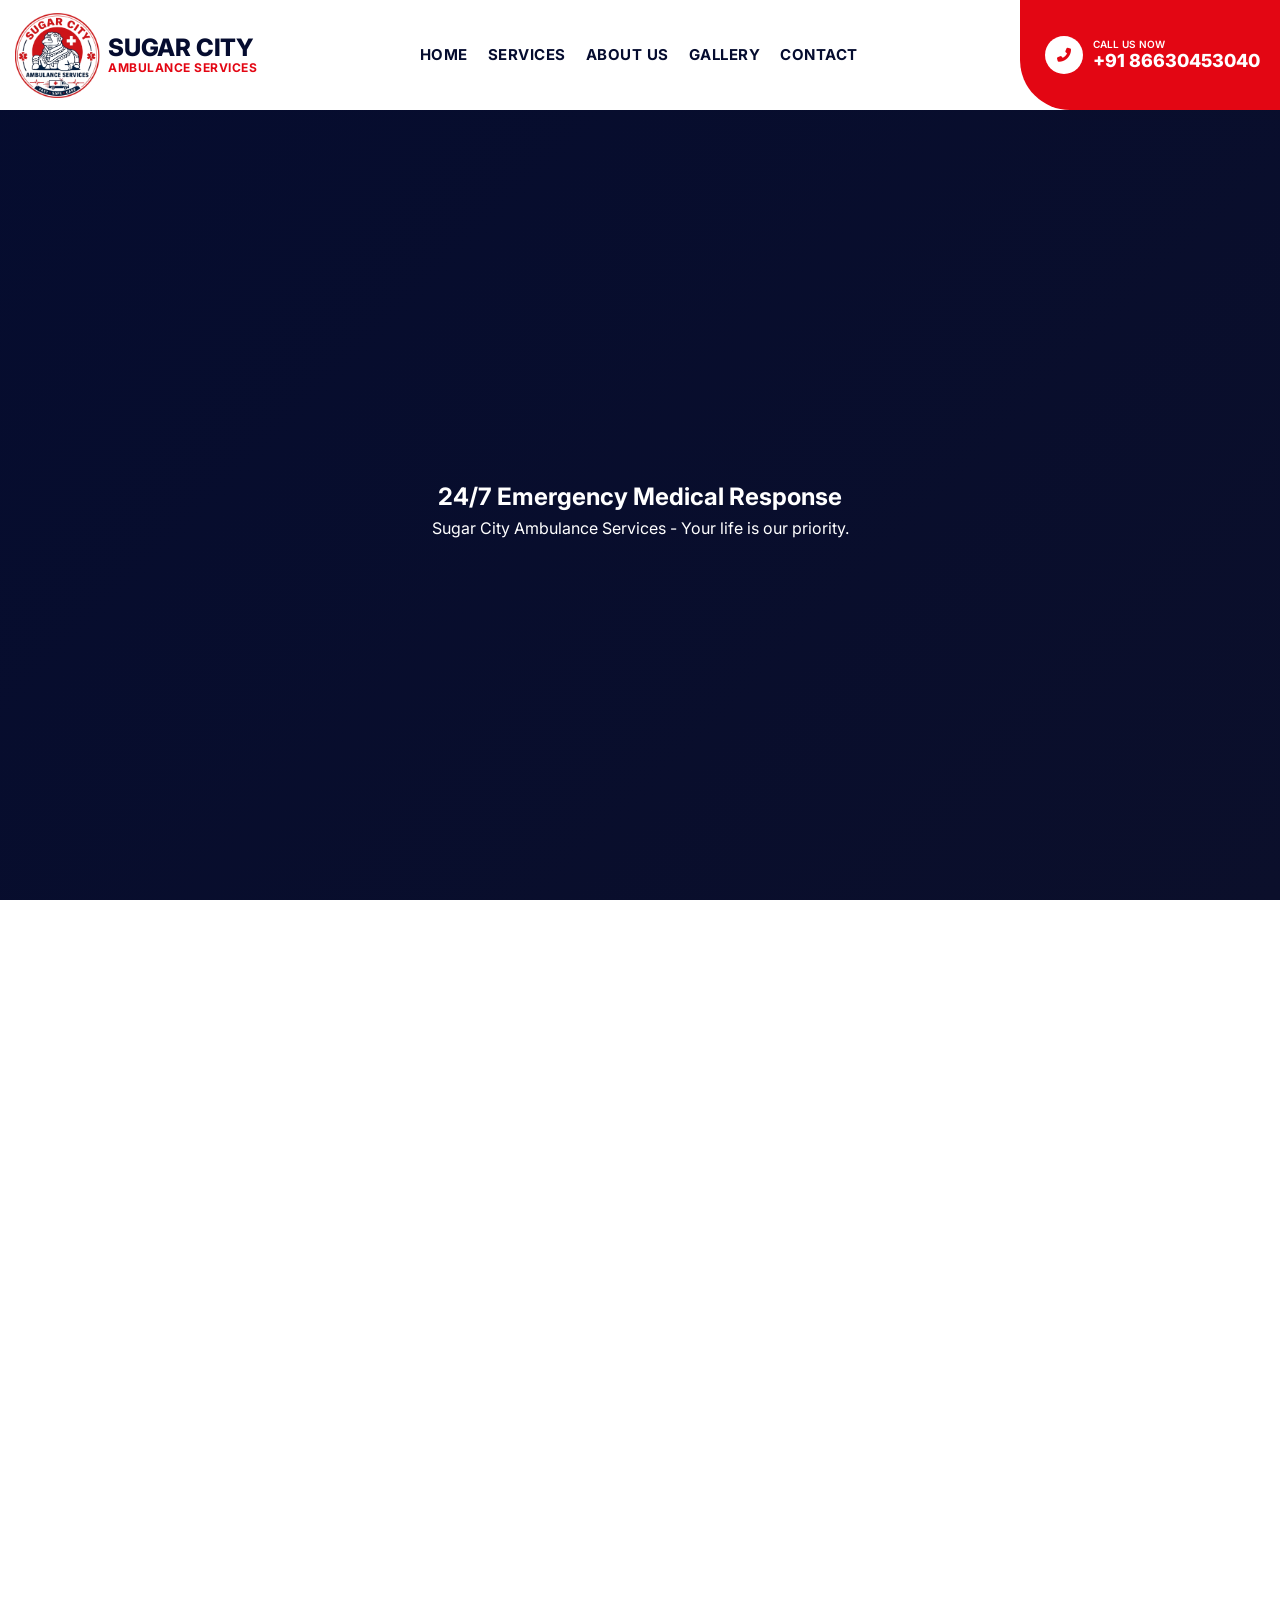
<file: navbar2.html>
<!doctype html>
<html lang="en">
  <head>
    <meta charset="UTF-8" />
    <meta name="viewport" content="width=device-width, initial-scale=1.0" />
    <title>Sugar City Ambulance Services | Emergency Navbar</title>
    <!-- Google Fonts -->
    <link rel="preconnect" href="https://fonts.googleapis.com" />
    <link rel="preconnect" href="https://fonts.gstatic.com" crossorigin />
    <link
      href="https://fonts.googleapis.com/css2?family=Inter:wght@400;600;700;800&display=swap"
      rel="stylesheet"
    />
    <!-- Font Awesome for Icons -->
    <link
      rel="stylesheet"
      href="https://cdnjs.cloudflare.com/ajax/libs/font-awesome/6.4.0/css/all.min.css"
    />
    <style>
      :root {
        --stkprimaryred: #e30613;
        --stknavy: #0b0f2b;
        --stkdeepblue: #050c2f;
        --stklightbg: #f4f4f6;
        --stktextgray: #6b7280;
        --stksoftpink: #fde8ea;
        --stkwhite: #ffffff;
        --primary: var(--stkprimaryred);
        --overlay: rgba(5, 12, 47, 0.98);
        --navshadow: 0 4px 25px rgba(0, 0, 0, 0.1);
        --transition: all 0.3s cubic-bezier(0.4, 0, 0.2, 1);
      }

      * {
        margin: 0;
        padding: 0;
        box-sizing: border-box;
        font-family: "Inter", sans-serif;
      }

      body {
        background-color: var(--stklightbg);
        line-height: 1.6;
      }

      .navbnoscroll {
        overflow: hidden;
      }

      /* Topbar for Mobile */
      .navbtopbar {
        background-color: var(--stkprimaryred);
        height: 35px;
        width: 100%;
        display: flex;
        align-items: center;
        justify-content: center;
        position: fixed;
        top: 0;
        left: 0;
        z-index: 1001;
        transition: var(--transition);
      }

      @media (min-width: 1024px) {
        .navbtopbar {
          display: none; /* Hide on desktop as it's integrated in navbar */
        }
      }

      .navbtopbar a {
        text-decoration: none;
        color: var(--stkwhite);
        display: flex;
        align-items: center;
        gap: 8px;
        font-size: 13px;
        font-weight: 800;
      }

      .navbtopbar i {
        font-size: 12px;
      }

      /* Header Container */
      .navbheader {
        background-color: var(--stkwhite);
        height: 70px;
        width: 100%;
        position: fixed;
        top: 35px; /* Offset by topbar height */
        left: 0;
        z-index: 1000;
        display: flex;
        align-items: center;
        transition: var(--transition);
      }

      @media (min-width: 1024px) {
        .navbheader {
          height: 110px;
          top: 0; /* Reset for desktop */
        }
      }

      .navbheader.navbsticky {
        top: 0;
        height: 70px;
        box-shadow: var(--navshadow);
      }

      @media (min-width: 1024px) {
        .navbheader.navbsticky {
          height: 90px;
        }
      }

      /* Hide topbar on scroll for better viewport usage */
      .navbheader.navbsticky ~ .navbtopbar,
      .navbsticky-topbar-hide {
        transform: translateY(-100%);
      }

      .navbcontainer {
        width: 100%;
        max-width: 1440px;
        margin: 0 auto;
        padding: 0 15px;
        display: flex;
        align-items: center;
        justify-content: space-between;
        height: 100%;
      }

      /* Logo & Text Branding Area */
      .navblogowrapper {
        flex-shrink: 1;
        display: flex;
        align-items: center;
        z-index: 10;
        min-width: 0;
        text-decoration: none;
        gap: 8px;
      }

      .navblogowrapper img {
        height: 45px;
        width: auto;
        max-width: 100%;
        display: block;
        object-fit: contain;
        flex-shrink: 0;
      }

      @media (min-width: 1024px) {
        .navblogowrapper img {
          height: 85px;
        }
      }

      .navbbrandtext {
        display: flex;
        flex-direction: column;
        justify-content: center;
        line-height: 1;
        flex-shrink: 1;
        min-width: 0;
      }

      .navbbrandtitle {
        color: var(--stkdeepblue);
        font-weight: 800;
        font-size: 16px;
        text-transform: uppercase;
        letter-spacing: -0.2px;
      }

      @media (min-width: 768px) {
        .navbbrandtitle {
          font-size: 20px;
        }
      }

      @media (min-width: 1024px) {
        .navbbrandtitle {
          font-size: 24px;
        }
      }

      .navbbrandsubtitle {
        color: var(--stkprimaryred);
        font-weight: 700;
        font-size: 9px;
        text-transform: uppercase;
        letter-spacing: 0.5px;
        margin-top: 2px;
      }

      @media (min-width: 1024px) {
        .navbbrandsubtitle {
          font-size: 12px;
        }
      }

      /* Desktop Navigation */
      .navbmenu {
        display: none;
        height: 100%;
      }

      @media (min-width: 1200px) {
        .navbmenu {
          display: flex;
          align-items: center;
        }
      }

      .navbul {
        list-style: none;
        display: flex;
        gap: 20px;
      }

      .navbul li a {
        text-decoration: none;
        color: var(--stkdeepblue);
        font-weight: 700;
        font-size: 15px;
        text-transform: uppercase;
        letter-spacing: 0.5px;
        transition: var(--transition);
        position: relative;
        padding: 5px 0;
      }

      .navbul li a:hover {
        color: var(--stkprimaryred);
      }

      /* Right Actions */
      .navbrightactions {
        display: flex;
        align-items: center;
        height: 100%;
        flex-shrink: 0;
      }

      /* Social Icons (Desktop) */
      .navbsocialswrapper {
        display: none;
        align-items: center;
        gap: 8px;
        margin-right: 15px;
      }

      @media (min-width: 1350px) {
        .navbsocialswrapper {
          display: flex;
        }
      }

      .navbsociallink {
        width: 36px;
        height: 36px;
        border-radius: 50%;
        background-color: var(--stklightbg);
        display: flex;
        align-items: center;
        justify-content: center;
        color: var(--stkdeepblue);
        text-decoration: none;
        font-size: 15px;
        transition: var(--transition);
      }

      /* Desktop Contact Block */
      .navbcontactblock {
        display: none; /* Hide on mobile navbar */
        background-color: var(--stkprimaryred);
        height: 100%;
        padding: 0 25px;
        align-items: center;
        text-decoration: none;
        color: var(--stkwhite);
        border-bottom-left-radius: 50px;
        margin-right: -20px;
        transition: var(--transition);
      }

      @media (min-width: 1024px) {
        .navbcontactblock {
          display: flex;
        }
      }

      .navbdialiconarea {
        width: 38px;
        height: 38px;
        background-color: var(--stkwhite);
        border-radius: 50%;
        display: flex;
        align-items: center;
        justify-content: center;
        margin-right: 10px;
        flex-shrink: 0;
      }

      .navbdialiconarea i {
        color: var(--stkprimaryred);
        font-size: 14px;
      }

      .navbcontactinfo {
        display: flex;
        flex-direction: column;
        line-height: 1.2;
      }

      .navbcalltext {
        font-size: 10px;
        font-weight: 600;
        text-transform: uppercase;
      }

      .navbphonenumber {
        font-size: 18px;
        font-weight: 800;
        white-space: nowrap;
      }

      /* Hamburger */
      .navbhamburger {
        display: flex;
        flex-direction: column;
        justify-content: center;
        gap: 5px;
        width: 30px;
        height: 30px;
        background: transparent;
        border: none;
        cursor: pointer;
        z-index: 1100;
        padding: 0;
      }

      @media (min-width: 1200px) {
        .navbhamburger {
          display: none;
        }
      }

      .navbhamburger span {
        width: 100%;
        height: 3px;
        background-color: var(--stkdeepblue);
        border-radius: 2px;
      }

      /* Mobile Overlay Menu */
      .navbmobileoverlay {
        position: fixed;
        top: 0;
        left: 0;
        width: 100%;
        height: 100vh;
        background-color: var(--overlay);
        z-index: 1050;
        display: flex;
        flex-direction: column;
        padding: 30px 40px;
        transform: translateX(100%);
        transition: transform 0.5s cubic-bezier(0.77, 0, 0.175, 1);
        backdrop-filter: blur(15px);
      }

      .navbmobileoverlay.navbactive {
        transform: translateX(0);
      }

      .navbmobileclose {
        align-self: flex-end;
        background: rgba(255, 255, 255, 0.1);
        border: none;
        color: var(--stkwhite);
        width: 45px;
        height: 45px;
        border-radius: 50%;
        font-size: 24px;
        cursor: pointer;
        display: flex;
        align-items: center;
        justify-content: center;
        margin-bottom: 20px;
      }

      .navbmobilelinks {
        list-style: none;
        text-align: left;
        margin-top: 10px;
      }

      .navbmobilelinks li {
        margin: 15px 0;
        border-bottom: 1px solid rgba(255, 255, 255, 0.05);
        padding-bottom: 12px;
      }

      .navbmobilelinks li a {
        color: var(--stkwhite);
        text-decoration: none;
        font-size: 22px;
        font-weight: 800;
        text-transform: uppercase;
        display: block;
      }

      .navbmobilesocials {
        margin-top: auto;
        padding-bottom: 40px;
        display: flex;
        gap: 15px;
      }

      .navbmobilesociallink {
        width: 50px;
        height: 50px;
        background-color: rgba(255, 255, 255, 0.08);
        border-radius: 50%;
        display: flex;
        align-items: center;
        justify-content: center;
        color: var(--stkwhite);
        text-decoration: none;
        font-size: 20px;
        transition: var(--transition);
      }

      /* Hero Adjustment */
      .navbhero {
        min-height: 100vh;
        display: flex;
        align-items: center;
        justify-content: center;
        background: linear-gradient(135deg, #050c2f 0%, #0b0f2b 100%);
        color: white;
        padding-top: 120px;
        text-align: center;
      }
    </style>
  </head>
  <body>
    <!-- Mobile Topbar -->
    <div class="navbtopbar" id="navbtopbar">
      <a href="tel:+9186630453040">
        <i class="fas fa-phone-alt"></i>
        <span>+91 86630453040</span>
      </a>
    </div>

    <header class="navbheader" id="navbheader">
      <div class="navbcontainer">
        <!-- Logo & Text Section -->
        <a
          href="./index.html"
          class="navblogowrapper"
          aria-label="Sugar City Ambulance Home"
        >
          <img
            src="./assets/logo.webp"
            alt="Sugar City Ambulance Services Logo"
            id="navblogoid"
          />
          <div class="navbbrandtext">
            <span class="navbbrandtitle">Sugar City</span>
            <span class="navbbrandsubtitle">Ambulance Services</span>
          </div>
        </a>

        <!-- Desktop Navigation -->
        <nav class="navbmenu" id="navbmenuwrapper">
          <ul class="navbul">
            <li><a href="./index.html">Home</a></li>
            <li><a href="./services.html">Services</a></li>
            <li><a href="./about.html">About Us</a></li>
            <li><a href="./gallery.html">Gallery</a></li>
            <li><a href="./contact.html">Contact</a></li>
          </ul>
        </nav>

        <!-- Right Actions -->
        <div class="navbrightactions">
          <div class="navbsocialswrapper">
            <a href="https://wa.me/9186630453040" class="navbsociallink"
              ><i class="fab fa-whatsapp"></i
            ></a>
            <a href="https://www.facebook.com/" class="navbsociallink"
              ><i class="fab fa-facebook-f"></i
            ></a>
            <a href="https://www.instagram.com/" class="navbsociallink"
              ><i class="fab fa-instagram"></i
            ></a>
            <a href="https://www.youtube.com/" class="navbsociallink"
              ><i class="fab fa-youtube"></i
            ></a>
          </div>

          <!-- Call Block (Desktop Only) -->
          <a
            href="tel:+9186630453040"
            class="navbcontactblock"
            id="navbcallbutton"
          >
            <div class="navbdialiconarea">
              <i class="fas fa-phone-alt"></i>
            </div>
            <div class="navbcontactinfo">
              <span class="navbcalltext">Call Us Now</span>
              <span class="navbphonenumber">+91 86630453040</span>
            </div>
          </a>

          <!-- Hamburger (Mobile Only) -->
          <button
            class="navbhamburger"
            id="navbhamburgerbtn"
            aria-label="Open Menu"
          >
            <span></span>
            <span></span>
            <span></span>
          </button>
        </div>
      </div>
    </header>

    <!-- Mobile Menu -->
    <div class="navbmobileoverlay" id="navbmobilemenu">
      <button class="navbmobileclose" id="navbclosebtn">
        <i class="fas fa-times"></i>
      </button>

      <ul class="navbmobilelinks">
        <li><a href="./index.html" class="navbmobileitem">Home</a></li>
        <li><a href="./services.html" class="navbmobileitem">Services</a></li>
        <li><a href="./about.html" class="navbmobileitem">About Us</a></li>
        <li><a href="./gallery.html" class="navbmobileitem">Gallery</a></li>
        <li><a href="./contact.html" class="navbmobileitem">Contact</a></li>
      </ul>

      <div class="navbmobilesocials">
        <a href="https://wa.me/9186630453040" class="navbmobilesociallink"
          ><i class="fab fa-whatsapp"></i
        ></a>
        <a href="https://www.facebook.com/" class="navbmobilesociallink"
          ><i class="fab fa-facebook-f"></i
        ></a>
        <a href="https://www.instagram.com/" class="navbmobilesociallink"
          ><i class="fab fa-instagram"></i
        ></a>
        <a href="https://www.youtube.com/" class="navbmobilesociallink"
          ><i class="fab fa-youtube"></i
        ></a>
      </div>
    </div>

    <main>
      <section class="navbhero" id="home">
        <div>
          <h1>24/7 Emergency Medical Response</h1>
          <p>Sugar City Ambulance Services - Your life is our priority.</p>
        </div>
      </section>
      <div style="height: 1000px; background: white"></div>
    </main>

    <script>
      document.addEventListener("DOMContentLoaded", () => {
        const navbheader = document.getElementById("navbheader");
        const navbtopbar = document.getElementById("navbtopbar");
        const navbhamburgerbtn = document.getElementById("navbhamburgerbtn");
        const navbmobilemenu = document.getElementById("navbmobilemenu");
        const navbclosebtn = document.getElementById("navbclosebtn");
        const navbmobileitems = document.querySelectorAll(".navbmobileitem");

        window.addEventListener("scroll", () => {
          if (window.scrollY > 30) {
            navbheader.classList.add("navbsticky");
            navbtopbar.classList.add("navbsticky-topbar-hide");
            navbheader.style.top = "0";
          } else {
            navbheader.classList.remove("navbsticky");
            navbtopbar.classList.remove("navbsticky-topbar-hide");
            // Only apply top offset on mobile when not sticky
            if (window.innerWidth < 1024) {
              navbheader.style.top = "35px";
            } else {
              navbheader.style.top = "0";
            }
          }
        });

        navbhamburgerbtn.addEventListener("click", () => {
          navbmobilemenu.classList.add("navbactive");
          document.body.classList.add("navbnoscroll");
        });

        const closeMenu = () => {
          navbmobilemenu.classList.remove("navbactive");
          document.body.classList.remove("navbnoscroll");
        };

        navbclosebtn.addEventListener("click", closeMenu);
        navbmobileitems.forEach((item) =>
          item.addEventListener("click", closeMenu),
        );
      });
    </script>
  </body>
</html>
</file>
<file: navbar.css>
:root {
  --stkprimaryred: #e30613;
  --stknavy: #0b0f2b;
  --stkdeepblue: #050c2f;
  --stklightbg: #f4f4f6;
  --stktextgray: #6b7280;
  --stksoftpink: #fde8ea;
  --stkwhite: #ffffff;
  --primary: var(--stkprimaryred);
  --overlay: rgba(5, 12, 47, 0.98);
  --navshadow: 0 4px 25px rgba(0, 0, 0, 0.1);
  --transition: all 0.3s cubic-bezier(0.4, 0, 0.2, 1);
}

* {
  margin: 0;
  padding: 0;
  box-sizing: border-box;
  font-family: "Inter", sans-serif;
}

body {
  background-color: var(--stklightbg);
  line-height: 1.6;
}

.navbnoscroll {
  overflow: hidden;
}

/* Topbar for Mobile */
.navbtopbar {
  background-color: var(--stkprimaryred);
  height: 35px;
  width: 100%;
  display: flex;
  align-items: center;
  justify-content: center;
  position: fixed;
  top: 0;
  left: 0;
  z-index: 1001;
  transition: var(--transition);
}

@media (min-width: 1024px) {
  .navbtopbar {
    display: none; /* Hide on desktop as it's integrated in navbar */
  }
}

.navbtopbar a {
  text-decoration: none;
  color: var(--stkwhite);
  display: flex;
  align-items: center;
  gap: 8px;
  font-size: 13px;
  font-weight: 800;
}

.navbtopbar i {
  font-size: 12px;
}

/* Header Container */
.navbheader {
  background-color: var(--stkwhite);
  height: 70px;
  width: 100%;
  position: fixed;
  top: 35px; /* Offset by topbar height */
  left: 0;
  z-index: 1000;
  display: flex;
  align-items: center;
  transition: var(--transition);
}

@media (min-width: 1024px) {
  .navbheader {
    height: 110px;
    top: 0; /* Reset for desktop */
  }
}

.navbheader.navbsticky {
  top: 0;
  height: 70px;
  box-shadow: var(--navshadow);
}

@media (min-width: 1024px) {
  .navbheader.navbsticky {
    height: 90px;
  }
}

/* Hide topbar on scroll for better viewport usage */
.navbheader.navbsticky ~ .navbtopbar,
.navbsticky-topbar-hide {
  transform: translateY(-100%);
}

.navbcontainer {
  width: 100%;
  max-width: 1440px;
  margin: 0 auto;
  padding: 0 15px;
  display: flex;
  align-items: center;
  justify-content: space-between;
  height: 100%;
}

/* Logo & Text Branding Area */
.navblogowrapper {
  flex-shrink: 1;
  display: flex;
  align-items: center;
  z-index: 10;
  min-width: 0;
  text-decoration: none;
  gap: 8px;
}

.navblogowrapper img {
  height: 45px;
  width: auto;
  max-width: 100%;
  display: block;
  object-fit: contain;
  flex-shrink: 0;
}

@media (min-width: 1024px) {
  .navblogowrapper img {
    height: 85px;
  }
}

.navbbrandtext {
  display: flex;
  flex-direction: column;
  justify-content: center;
  line-height: 1;
  flex-shrink: 1;
  min-width: 0;
}

.navbbrandtitle {
  color: var(--stkdeepblue);
  font-weight: 800;
  font-size: 16px;
  text-transform: uppercase;
  letter-spacing: -0.2px;
}

@media (min-width: 768px) {
  .navbbrandtitle {
    font-size: 20px;
  }
}

@media (min-width: 1024px) {
  .navbbrandtitle {
    font-size: 24px;
  }
}

.navbbrandsubtitle {
  color: var(--stkprimaryred);
  font-weight: 700;
  font-size: 9px;
  text-transform: uppercase;
  letter-spacing: 0.5px;
  margin-top: 2px;
}

@media (min-width: 1024px) {
  .navbbrandsubtitle {
    font-size: 12px;
  }
}

/* Desktop Navigation */
.navbmenu {
  display: none;
  height: 100%;
}

@media (min-width: 1200px) {
  .navbmenu {
    display: flex;
    align-items: center;
  }
}

.navbul {
  list-style: none;
  display: flex;
  gap: 20px;
}

.navbul li a {
  text-decoration: none;
  color: var(--stkdeepblue);
  font-weight: 700;
  font-size: 15px;
  text-transform: uppercase;
  letter-spacing: 0.5px;
  transition: var(--transition);
  position: relative;
  padding: 5px 0;
}

.navbul li a:hover {
  color: var(--stkprimaryred);
}

/* Right Actions */
.navbrightactions {
  display: flex;
  align-items: center;
  height: 100%;
  flex-shrink: 0;
}

/* Social Icons (Desktop) */
.navbsocialswrapper {
  display: none;
  align-items: center;
  gap: 8px;
  margin-right: 15px;
}

@media (min-width: 1350px) {
  .navbsocialswrapper {
    display: flex;
  }
}

.navbsociallink {
  width: 36px;
  height: 36px;
  border-radius: 0%;
  background-color: var(--stklightbg);
  display: flex;
  align-items: center;
  justify-content: center;
  color: var(--stkdeepblue);
  text-decoration: none;
  font-size: 15px;
  transition: var(--transition);
}

/* Desktop Contact Block */
.navbcontactblock {
  display: none; /* Hide on mobile navbar */
  background-color: var(--stkprimaryred);
  height: 100%;
  padding: 0 25px;
  align-items: center;
  text-decoration: none;
  color: var(--stkwhite);
  /* border-bottom-left-radius: 50px; */
  margin-right: -20px;
  transition: var(--transition);
}

@media (min-width: 1024px) {
  .navbcontactblock {
    display: flex;
  }
}

.navbdialiconarea {
  width: 38px;
  height: 38px;
  background-color: var(--stkwhite);
  border-radius: 0%;
  display: flex;
  align-items: center;
  justify-content: center;
  margin-right: 10px;
  flex-shrink: 0;
}

.navbdialiconarea i {
  color: var(--stkprimaryred);
  font-size: 14px;
}

.navbcontactinfo {
  display: flex;
  flex-direction: column;
  line-height: 1.2;
}

.navbcalltext {
  font-size: 10px;
  font-weight: 600;
  text-transform: uppercase;
}

.navbphonenumber {
  font-size: 18px;
  font-weight: 800;
  white-space: nowrap;
}

/* Hamburger */
.navbhamburger {
  display: flex;
  flex-direction: column;
  justify-content: center;
  gap: 5px;
  width: 30px;
  height: 30px;
  background: transparent;
  border: none;
  cursor: pointer;
  z-index: 1100;
  padding: 0;
}

@media (min-width: 1200px) {
  .navbhamburger {
    display: none;
  }
}

.navbhamburger span {
  width: 100%;
  height: 3px;
  background-color: var(--stkdeepblue);
  border-radius: 2px;
}

/* Mobile Overlay Menu */
.navbmobileoverlay {
  position: fixed;
  top: 0;
  left: 0;
  width: 100%;
  height: 100vh;
  background-color: var(--overlay);
  z-index: 1050;
  display: flex;
  flex-direction: column;
  padding: 30px 40px;
  transform: translateX(100%);
  transition: transform 0.5s cubic-bezier(0.77, 0, 0.175, 1);
  backdrop-filter: blur(15px);
}

.navbmobileoverlay.navbactive {
  transform: translateX(0);
}

.navbmobileclose {
  align-self: flex-end;
  background: rgba(255, 255, 255, 0.1);
  border: none;
  color: var(--stkwhite);
  width: 45px;
  height: 45px;
  border-radius: 50%;
  font-size: 24px;
  cursor: pointer;
  display: flex;
  align-items: center;
  justify-content: center;
  margin-bottom: 20px;
}

.navbmobilelinks {
  list-style: none;
  text-align: left;
  margin-top: 10px;
}

.navbmobilelinks li {
  margin: 15px 0;
  border-bottom: 1px solid rgba(255, 255, 255, 0.05);
  padding-bottom: 12px;
}

.navbmobilelinks li a {
  color: var(--stkwhite);
  text-decoration: none;
  font-size: 22px;
  font-weight: 800;
  text-transform: uppercase;
  display: block;
}

.navbmobilesocials {
  margin-top: auto;
  padding-bottom: 40px;
  display: flex;
  gap: 15px;
}

.navbmobilesociallink {
  width: 50px;
  height: 50px;
  background-color: rgba(255, 255, 255, 0.08);
  border-radius: 50%;
  display: flex;
  align-items: center;
  justify-content: center;
  color: var(--stkwhite);
  text-decoration: none;
  font-size: 20px;
  transition: var(--transition);
}

/* Hero Adjustment */
.navbhero {
  min-height: 100vh;
  display: flex;
  align-items: center;
  justify-content: center;
  background: linear-gradient(135deg, #050c2f 0%, #0b0f2b 100%);
  color: white;
  padding-top: 120px;
  text-align: center;
}
</file>
<file: footer.css>
:root {
  --stkPrimaryRed: #e30613;
  --stkNavy: #0b0f2b;
  --stkDeepBlue: #050c2f;
  --stkLightBg: #f4f4f6;
  --stkTextGray: #6b7280;
  --stkSoftPink: #fde8ea;
  --stkWhite: #ffffff;
  --ftrOverlay: rgba(5, 12, 47, 0.96);
  --ftrTransition: all 0.3s ease;
}

/* RESET & BASE */
* {
  box-sizing: border-box;
  margin: 0;
  padding: 0;
}

.ftrMainFooter {
  background-color: var(--stkDeepBlue);
  color: var(--stkWhite);
  padding: 60px 0 0 0;
  font-family: "Inter", sans-serif;
  position: relative;
  overflow: hidden;
  border-top: 4px solid var(--stkPrimaryRed);
  width: 100%;
}

.ftrContainer {
  width: 100%;
  max-width: 1320px;
  margin: 0 auto;
  padding: 0 20px;
}

/* GRID SYSTEM - MOBILE FIRST */
.ftrGrid {
  display: grid;
  grid-template-columns: 100%; /* Explicit single column for mobile */
  gap: 40px;
  width: 100%;
}

@media (min-width: 768px) {
  .ftrGrid {
    grid-template-columns: repeat(2, 1fr);
  }
}

@media (min-width: 1024px) {
  .ftrGrid {
    grid-template-columns: 1.2fr 1fr 0.8fr 1fr;
  }
}

/* COLUMN 1: BRAND */
.ftrBrandBox .ftrLogo {
  width: 120px;
  height: auto;
  margin-bottom: 20px;
  display: block;
}

.ftrBrandBox h2 {
  font-size: 1.25rem;
  font-weight: 800;
  letter-spacing: 1px;
  text-transform: uppercase;
  margin-bottom: 15px;
  color: var(--stkWhite);
  word-wrap: break-word;
}

.ftrBrandBox p {
  font-size: 0.9rem;
  color: var(--stkTextGray);
  line-height: 1.6;
  margin-bottom: 20px;
  word-wrap: break-word;
}

.ftrSeoKeywords {
  display: none;
}

/* COLUMN 2: MAP */
.ftrColTitle {
  font-size: 0.85rem;
  text-transform: uppercase;
  letter-spacing: 2px;
  font-weight: 800;
  margin-bottom: 25px;
  color: var(--stkPrimaryRed);
  position: relative;
  display: inline-block;
}

.ftrMapWrapper {
  width: 100%;
  height: 200px;
  border: 1px solid rgba(255, 255, 255, 0.1);
  background: var(--stkNavy);
  overflow: hidden;
}

.ftrMapWrapper iframe {
  width: 100%;
  height: 100%;
  border: 0;
  /* filter: grayscale(1) invert(0.9) contrast(1.2); */
}

/* COLUMN 3: QR SECTION */
.ftrQrBox {
  text-align: left;
}

.ftrQrImage {
  width: 140px;
  height: 140px;
  background: var(--stkWhite);
  padding: 10px;
  margin-bottom: 15px;
  max-width: 100%;
}

.ftrQrBox p {
  font-size: 0.85rem;
  color: var(--stkTextGray);
  font-weight: 600;
}

/* COLUMN 4: CONTACT */
.ftrContactList {
  list-style: none;
  padding: 0;
}

.ftrContactItem {
  display: flex;
  gap: 15px;
  margin-bottom: 20px;
  width: 100%;
}

.ftrContactIcon {
  color: var(--stkPrimaryRed);
  font-size: 1.1rem;
  flex-shrink: 0;
}

.ftrContactText {
  overflow: hidden; /* Prevents text overflow */
  width: 100%;
}

.ftrContactText h4 {
  font-size: 0.7rem;
  text-transform: uppercase;
  letter-spacing: 1px;
  opacity: 0.5;
  margin-bottom: 4px;
}

.ftrContactText a,
.ftrContactText span {
  color: var(--stkWhite);
  text-decoration: none;
  font-weight: 600;
  font-size: 0.95rem;
  transition: var(--ftrTransition);
  display: block;
  word-break: break-all; /* Critical for long emails/links on mobile */
  overflow-wrap: anywhere;
}

.ftrContactText a:hover {
  color: var(--stkPrimaryRed);
}

.ftrEmergencyTag {
  background: var(--stkPrimaryRed);
  color: var(--stkWhite);
  padding: 4px 10px;
  font-size: 0.65rem;
  font-weight: 800;
  text-transform: uppercase;
  display: inline-block;
  margin-top: 10px;
}

.ftrSocialLinks {
  display: flex;
  gap: 10px;
  margin-top: 25px;
  flex-wrap: wrap;
}

.ftrSocialBtn {
  width: 40px;
  height: 40px;
  display: flex;
  align-items: center;
  justify-content: center;
  background: var(--stkNavy);
  color: var(--stkWhite);
  text-decoration: none;
  font-size: 1.1rem;
  transition: var(--ftrTransition);
  border: 1px solid rgba(255, 255, 255, 0.05);
}

.ftrSocialBtn:hover {
  background: var(--stkPrimaryRed);
  transform: translateY(-3px);
}

/* COPYRIGHT BAR */
.ftrBottomBar {
  margin-top: 60px;
  padding: 25px 0;
  border-top: 1px solid rgba(255, 255, 255, 0.05);
  background: rgba(0, 0, 0, 0.2);
  width: 100%;
}

.ftrBottomFlex {
  display: flex;
  flex-direction: column;
  gap: 15px;
  text-align: center;
  width: 100%;
}

@media (min-width: 768px) {
  .ftrBottomFlex {
    flex-direction: row;
    justify-content: space-between;
    text-align: left;
  }
}

.ftrBottomFlex p {
  font-size: 0.75rem;
  color: var(--stkTextGray);
  letter-spacing: 0.5px;
  word-wrap: break-word;
}

.ftrBottomFlex strong {
  color: var(--stkWhite);
}

/* BACK TO TOP */
#ftrBackToTop {
  position: fixed;
  bottom: 20px;
  right: 20px;
  width: 45px;
  height: 45px;
  background: var(--stkPrimaryRed);
  color: var(--stkWhite);
  display: flex;
  align-items: center;
  justify-content: center;
  cursor: pointer;
  z-index: 999;
  opacity: 0;
  visibility: hidden;
  transition: var(--ftrTransition);
  box-shadow: 0 10px 20px rgba(227, 6, 19, 0.3);
}

#ftrBackToTop.ftrVisible {
  opacity: 1;
  visibility: visible;
}

#ftrBackToTop:hover {
  background: var(--stkWhite);
  color: var(--stkPrimaryRed);
  transform: scale(1.1);
}
</file>
